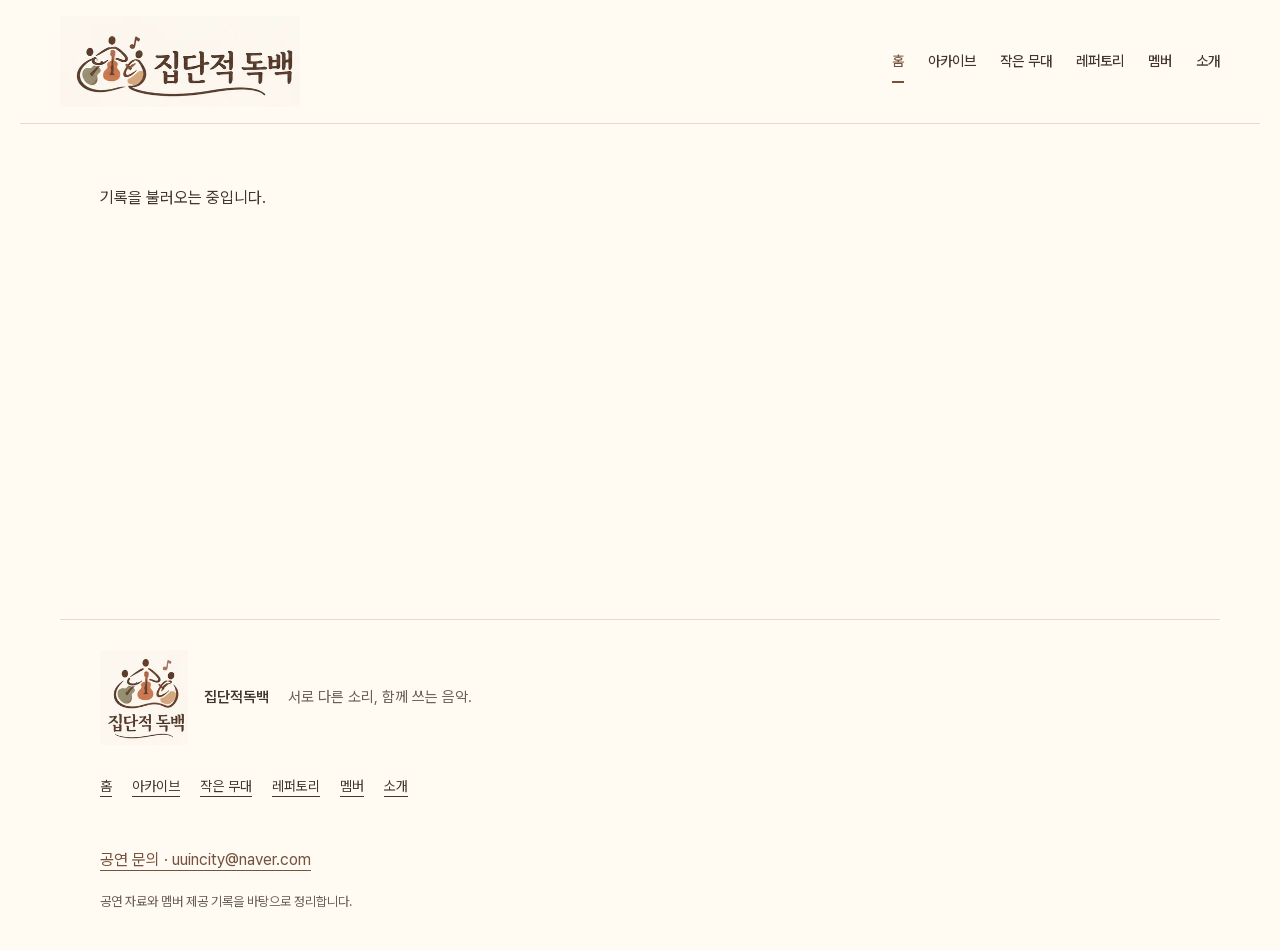
<file: index.html>
<!doctype html>
<html lang="ko"><head><meta charset="utf-8"><meta name="viewport" content="width=device-width, initial-scale=1">
<meta name="description" content="기타로 만나, 함께 웃고, 무대에서 만납니다. 익숙한 노래와 재즈, 영화음악을 함께 즐기는 집단적독백의 공연 소식과 기록.">
<meta property="og:type" content="website">
<meta property="og:title" content="집단적독백 · 기타로 만나, 함께 즐기는 음악">
<meta property="og:description" content="익숙한 노래와 재즈, 영화음악과 작은 소품곡. 집단적독백의 다음 무대와 지난 공연을 만나보세요.">
<meta property="og:url" content="https://uincity.github.io/dokbaek/">
<meta property="og:image" content="https://uincity.github.io/dokbaek/image/dokbaek_logo_horizontal.png">
<meta property="og:image:alt" content="집단적독백 로고">
<meta name="twitter:card" content="summary">
<meta name="twitter:title" content="집단적독백 · 함께 즐기는 기타 음악">
<meta name="twitter:description" content="집단적독백의 다음 무대와 지난 공연 기록.">
<meta name="twitter:image" content="https://uincity.github.io/dokbaek/image/dokbaek_logo_horizontal.png">
<meta name="referrer" content="strict-origin-when-cross-origin">
<meta http-equiv="Content-Security-Policy" content="default-src 'self'; script-src 'self'; style-src 'self'; font-src 'self'; img-src 'self' data:; connect-src 'self'; frame-src https://www.youtube-nocookie.com; object-src 'none'; base-uri 'self'">
<title>집단적독백 · 함께 즐기는 기타 음악과 공연 소식</title><link rel="stylesheet" href="assets/css/fonts.css"><link rel="stylesheet" href="assets/css/site.css?v=20261022-gallery-essay"><script type="module" src="assets/js/site.js?v=20261022-unit-history"></script></head>
<body data-page="index"><a class="skip" href="#main">본문으로 건너뛰기</a>
<header class="site-header"><a class="brand" href="index.html"><img class="brand-logo" src="image/dokbaek_logo_horizontal.png" width="715" height="270" alt="집단적독백" srcset="image/optimized/c98e3ac357d472f0-160.webp 160w, image/optimized/c98e3ac357d472f0-480.webp 480w, image/optimized/c98e3ac357d472f0-715.webp 715w" sizes="(max-width:350px) 160px, (max-width:760px) 174px, (max-width:767px) 195px, 240px" decoding="async"></a>
<button class="menu-toggle" aria-expanded="false" aria-controls="main-nav">메뉴</button>
<nav id="main-nav" aria-label="주 메뉴"><a href="index.html">홈</a><a href="archive.html">아카이브</a><a href="unit.html">작은 무대</a><a href="repertoire.html">레퍼토리</a><a href="members.html">멤버</a><a href="about.html">소개</a></nav></header>
<main id="main" tabindex="-1"><p class="loading" role="status">기록을 불러오는 중입니다.</p></main>
<noscript><p>이 아카이브를 보려면 JavaScript를 켜 주세요.</p></noscript>
<footer class="site-footer"><div class="footer-brand"><img class="footer-logo" src="image/dokbaek_logo_vertical.png" width="530" height="575" alt="" loading="lazy" srcset="image/optimized/7d8ec83e1ad6ce6c-160.webp 160w, image/optimized/7d8ec83e1ad6ce6c-480.webp 480w, image/optimized/7d8ec83e1ad6ce6c-530.webp 530w" sizes="(max-width:767px) 72px, 88px" decoding="async"><p><strong>집단적독백</strong> <span>서로 다른 소리, 함께 쓰는 음악.</span></p></div><nav class="footer-nav" aria-label="푸터 메뉴"><a href="index.html">홈</a><a href="archive.html">아카이브</a><a href="unit.html">작은 무대</a><a href="repertoire.html">레퍼토리</a><a href="members.html">멤버</a><a href="about.html">소개</a></nav><div id="footer-links"></div><small>공연 자료와 멤버 제공 기록을 바탕으로 정리합니다.</small></footer>
<dialog id="media-dialog" aria-labelledby="media-title"><div class="dialog-toolbar"><h2 id="media-title">공연 인쇄물</h2><button id="close-dialog" autofocus>닫기 ×</button></div><div id="media-content"></div></dialog>
</body></html>
</file>
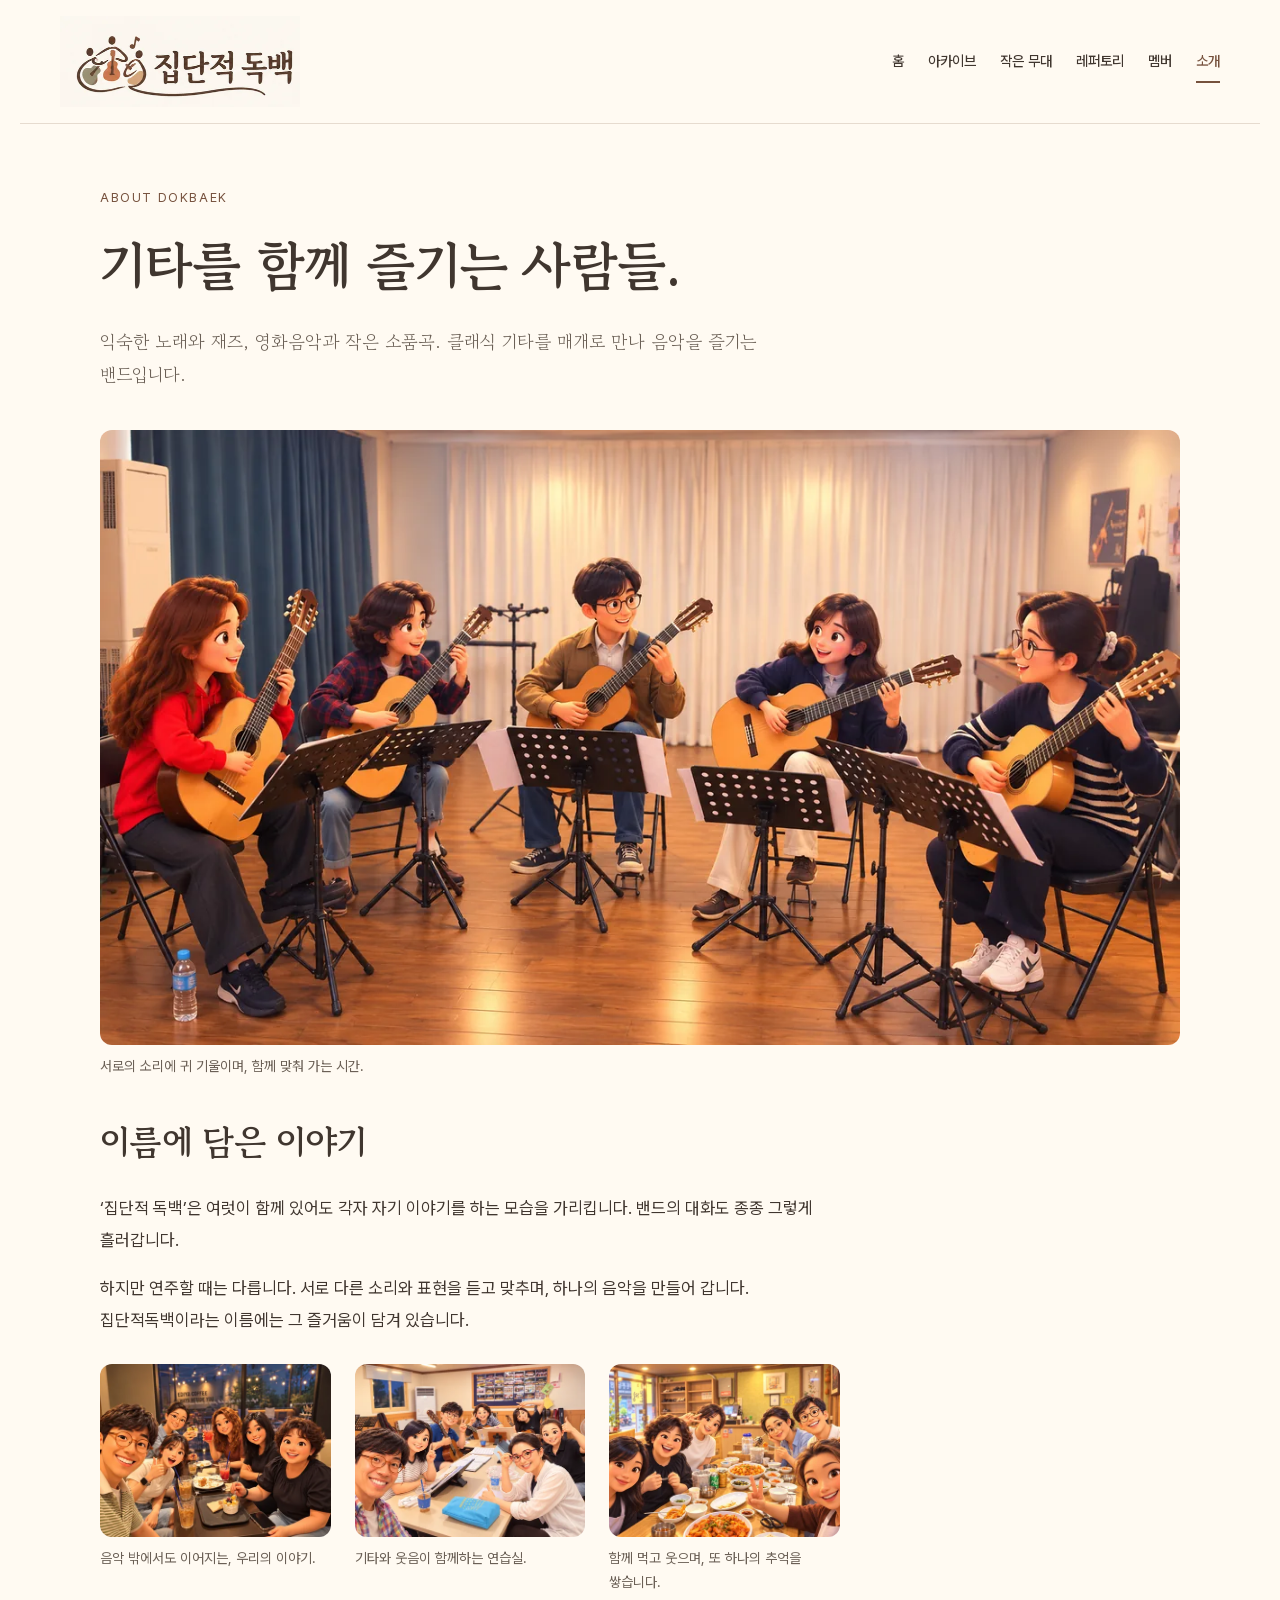
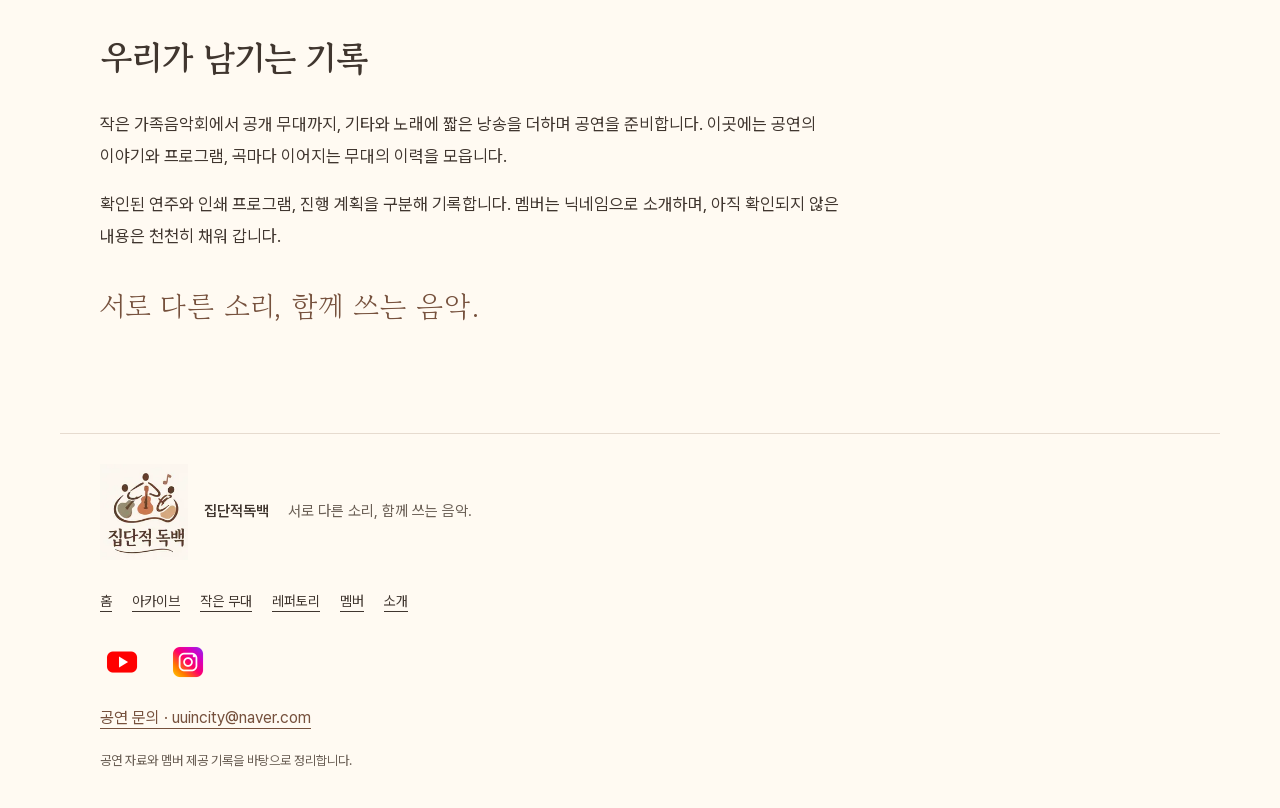
<file: about.html>
<!doctype html>
<html lang="ko"><head><meta charset="utf-8"><meta name="viewport" content="width=device-width, initial-scale=1">
<meta name="description" content="클래식 기타 밴드 집단적독백의 공연과 레퍼토리 기록">
<meta name="referrer" content="strict-origin-when-cross-origin">
<meta http-equiv="Content-Security-Policy" content="default-src 'self'; script-src 'self'; style-src 'self'; font-src 'self'; img-src 'self' data:; connect-src 'self'; frame-src https://www.youtube-nocookie.com; object-src 'none'; base-uri 'self'">
<title>소개 · 집단적독백</title><link rel="stylesheet" href="assets/css/fonts.css"><link rel="stylesheet" href="assets/css/site.css?v=20261022-gallery-essay"><script type="module" src="assets/js/site.js?v=20261022-unit-history"></script></head>
<body data-page="about"><a class="skip" href="#main">본문으로 건너뛰기</a>
<header class="site-header"><a class="brand" href="index.html"><img class="brand-logo" src="image/dokbaek_logo_horizontal.png" width="715" height="270" alt="집단적독백" srcset="image/optimized/c98e3ac357d472f0-160.webp 160w, image/optimized/c98e3ac357d472f0-480.webp 480w, image/optimized/c98e3ac357d472f0-715.webp 715w" sizes="(max-width:350px) 160px, (max-width:760px) 174px, (max-width:767px) 195px, 240px" decoding="async"></a>
<button class="menu-toggle" aria-expanded="false" aria-controls="main-nav">메뉴</button>
<nav id="main-nav" aria-label="주 메뉴"><a href="index.html">홈</a><a href="archive.html">아카이브</a><a href="unit.html">작은 무대</a><a href="repertoire.html">레퍼토리</a><a href="members.html">멤버</a><a href="about.html">소개</a></nav></header>
<main id="main" tabindex="-1"><p class="loading" role="status">기록을 불러오는 중입니다.</p></main>
<noscript><p>이 아카이브를 보려면 JavaScript를 켜 주세요.</p></noscript>
<footer class="site-footer"><div class="footer-brand"><img class="footer-logo" src="image/dokbaek_logo_vertical.png" width="530" height="575" alt="" loading="lazy" srcset="image/optimized/7d8ec83e1ad6ce6c-160.webp 160w, image/optimized/7d8ec83e1ad6ce6c-480.webp 480w, image/optimized/7d8ec83e1ad6ce6c-530.webp 530w" sizes="(max-width:767px) 72px, 88px" decoding="async"><p><strong>집단적독백</strong> <span>서로 다른 소리, 함께 쓰는 음악.</span></p></div><nav class="footer-nav" aria-label="푸터 메뉴"><a href="index.html">홈</a><a href="archive.html">아카이브</a><a href="unit.html">작은 무대</a><a href="repertoire.html">레퍼토리</a><a href="members.html">멤버</a><a href="about.html">소개</a></nav><div id="footer-links"></div><small>공연 자료와 멤버 제공 기록을 바탕으로 정리합니다.</small></footer>
<dialog id="media-dialog" aria-labelledby="media-title"><div class="dialog-toolbar"><h2 id="media-title">공연 인쇄물</h2><button id="close-dialog" autofocus>닫기 ×</button></div><div id="media-content"></div></dialog>
</body></html>
</file>
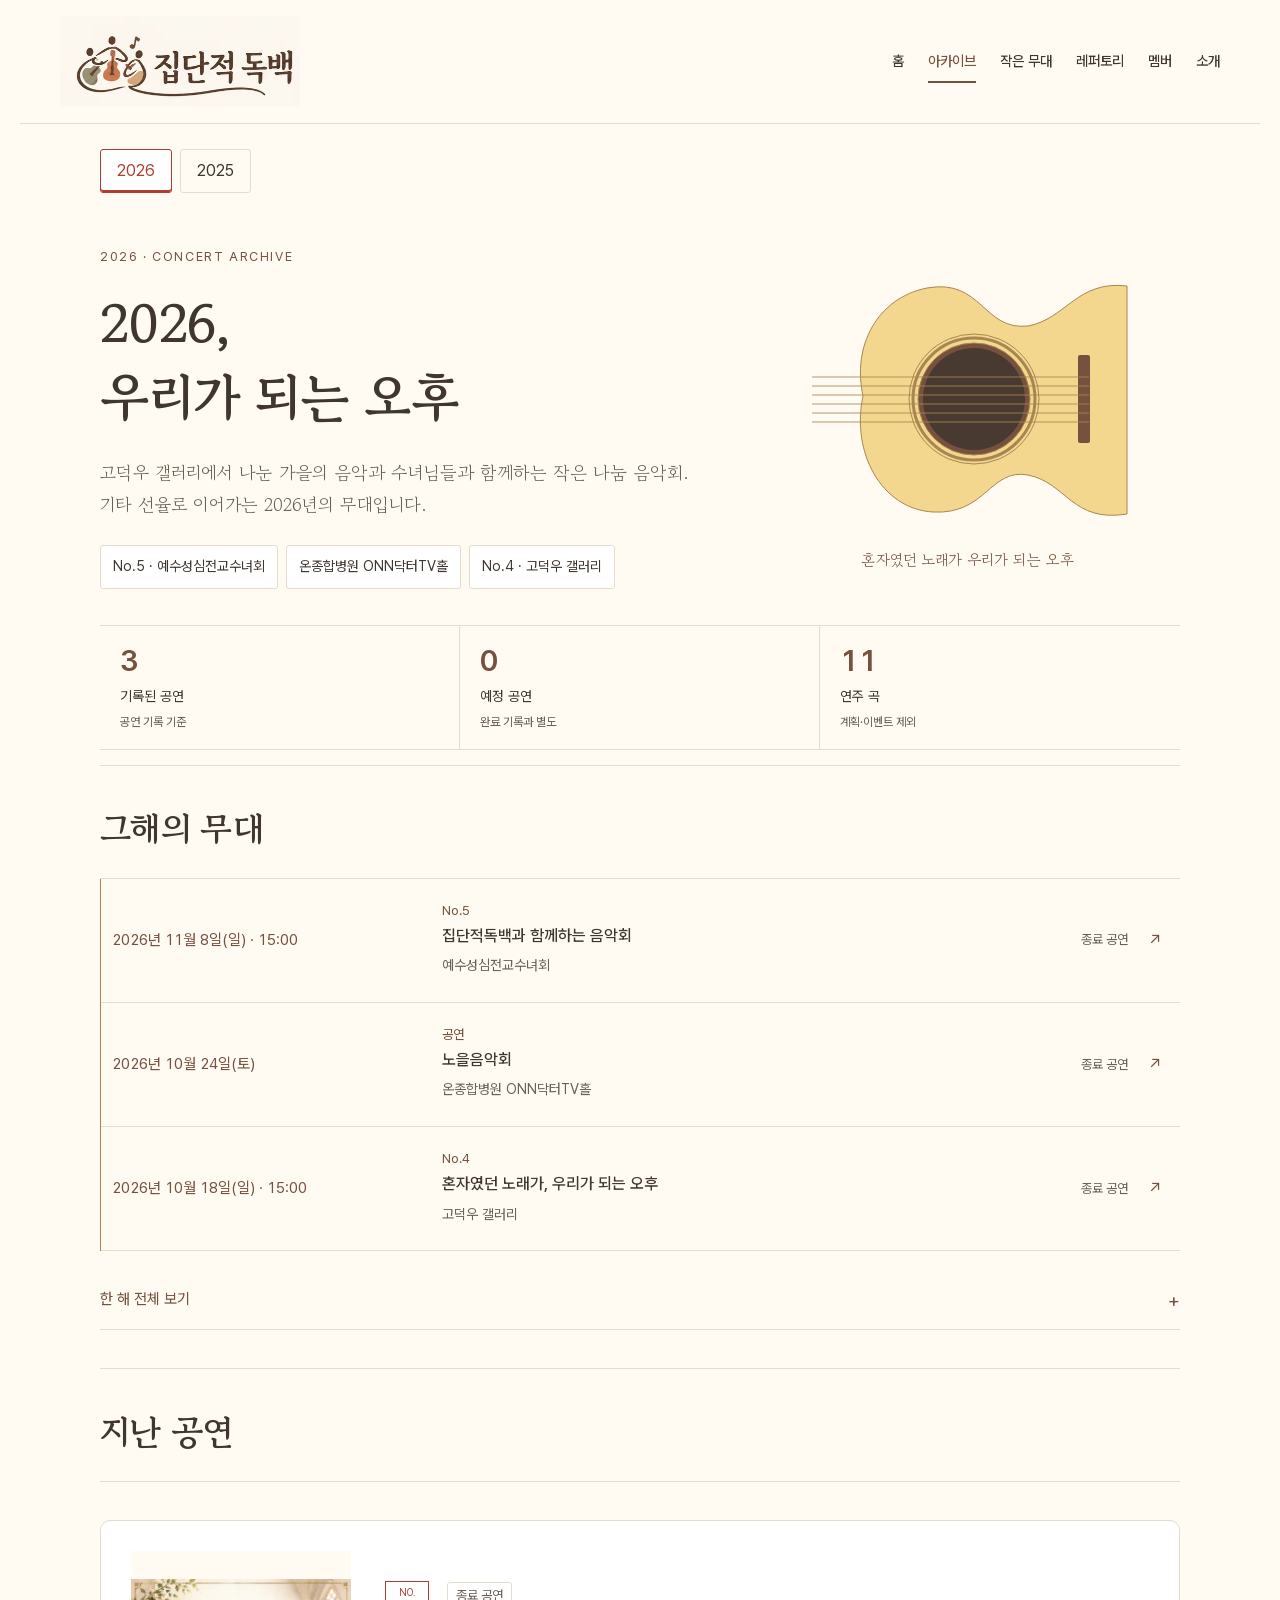
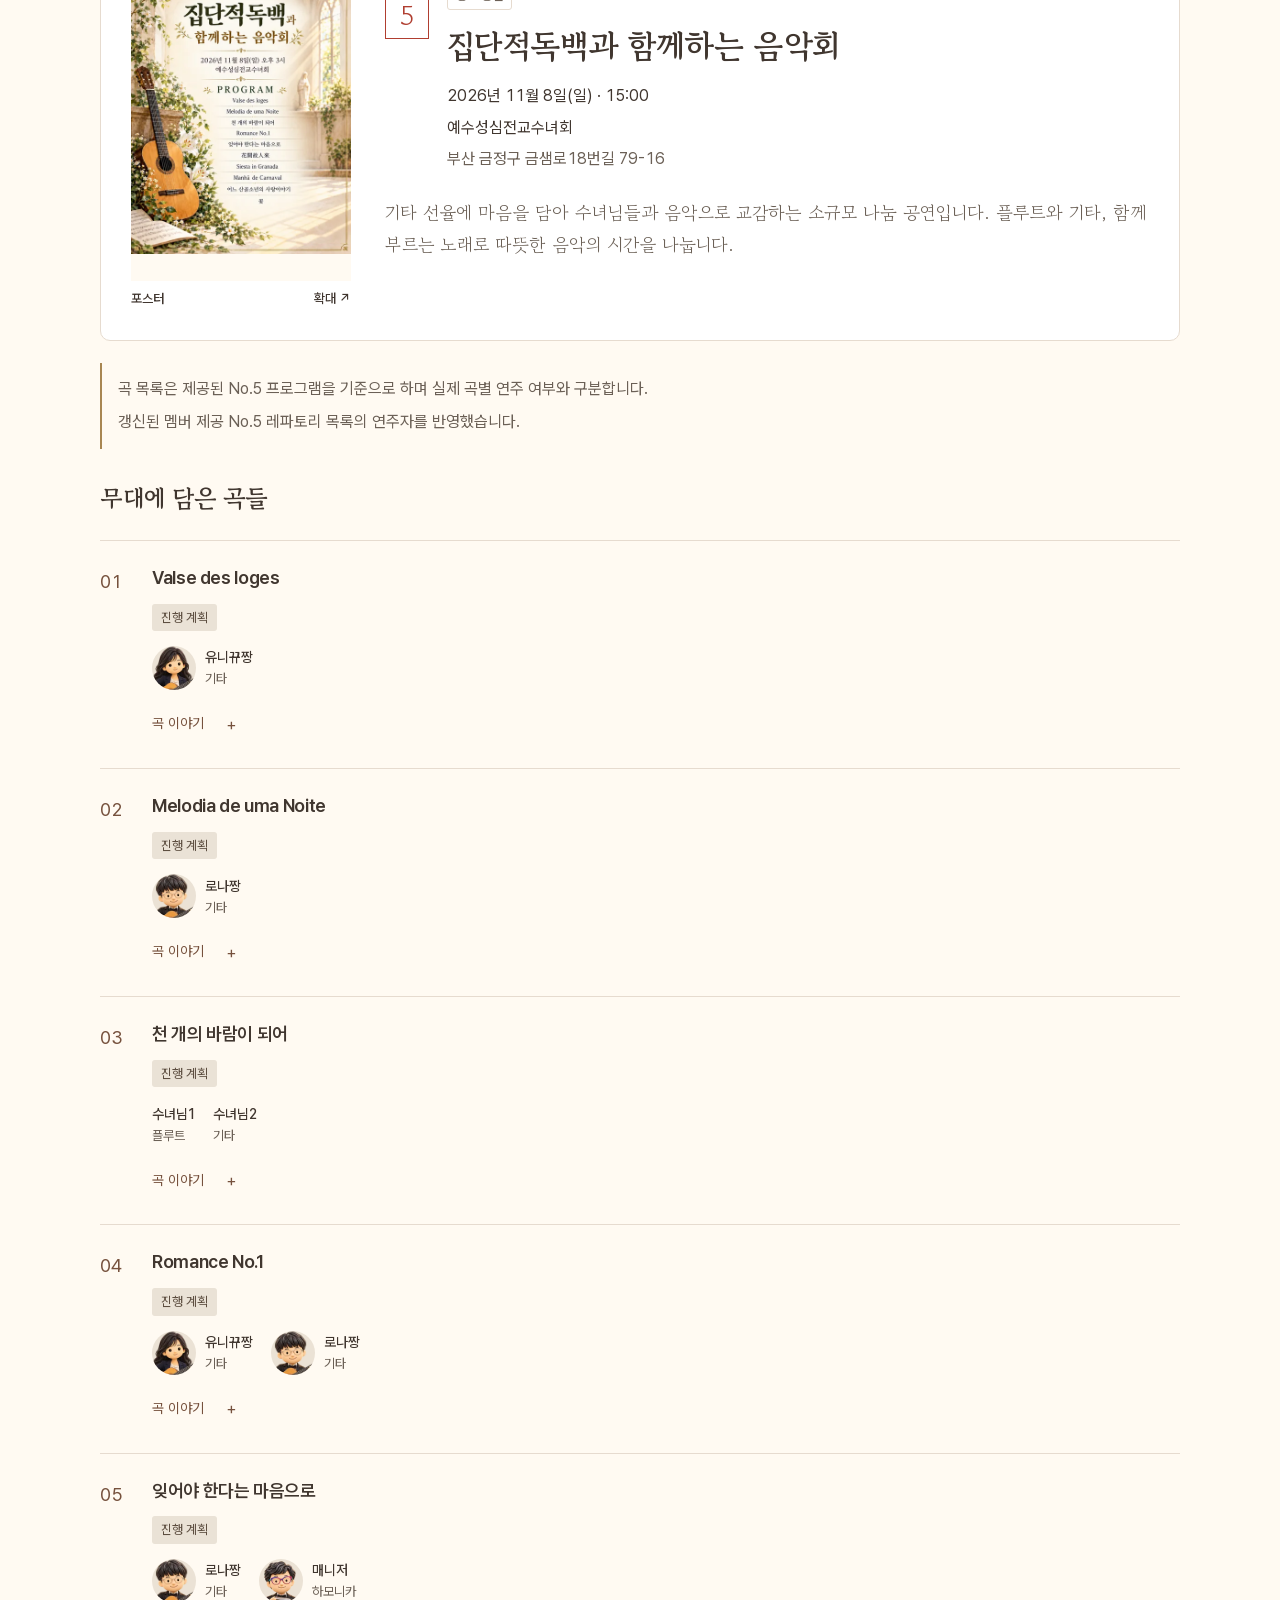
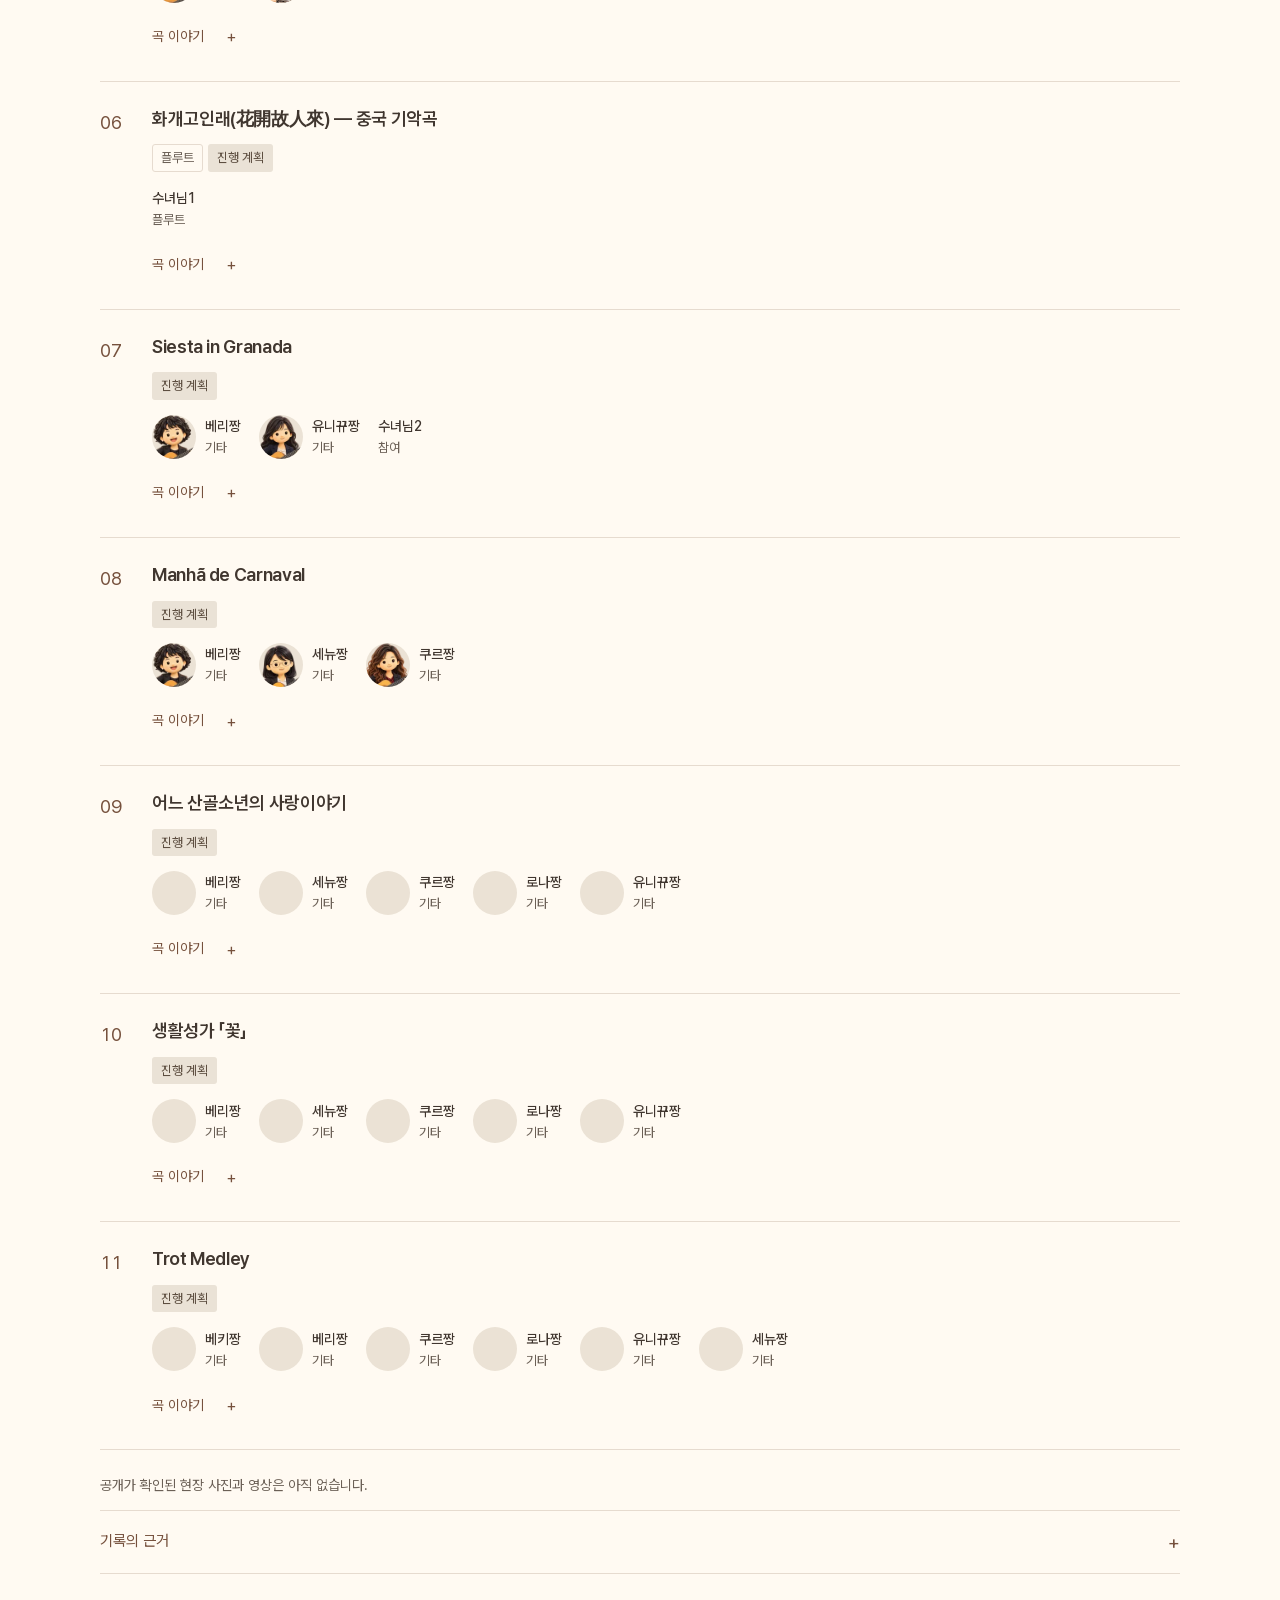
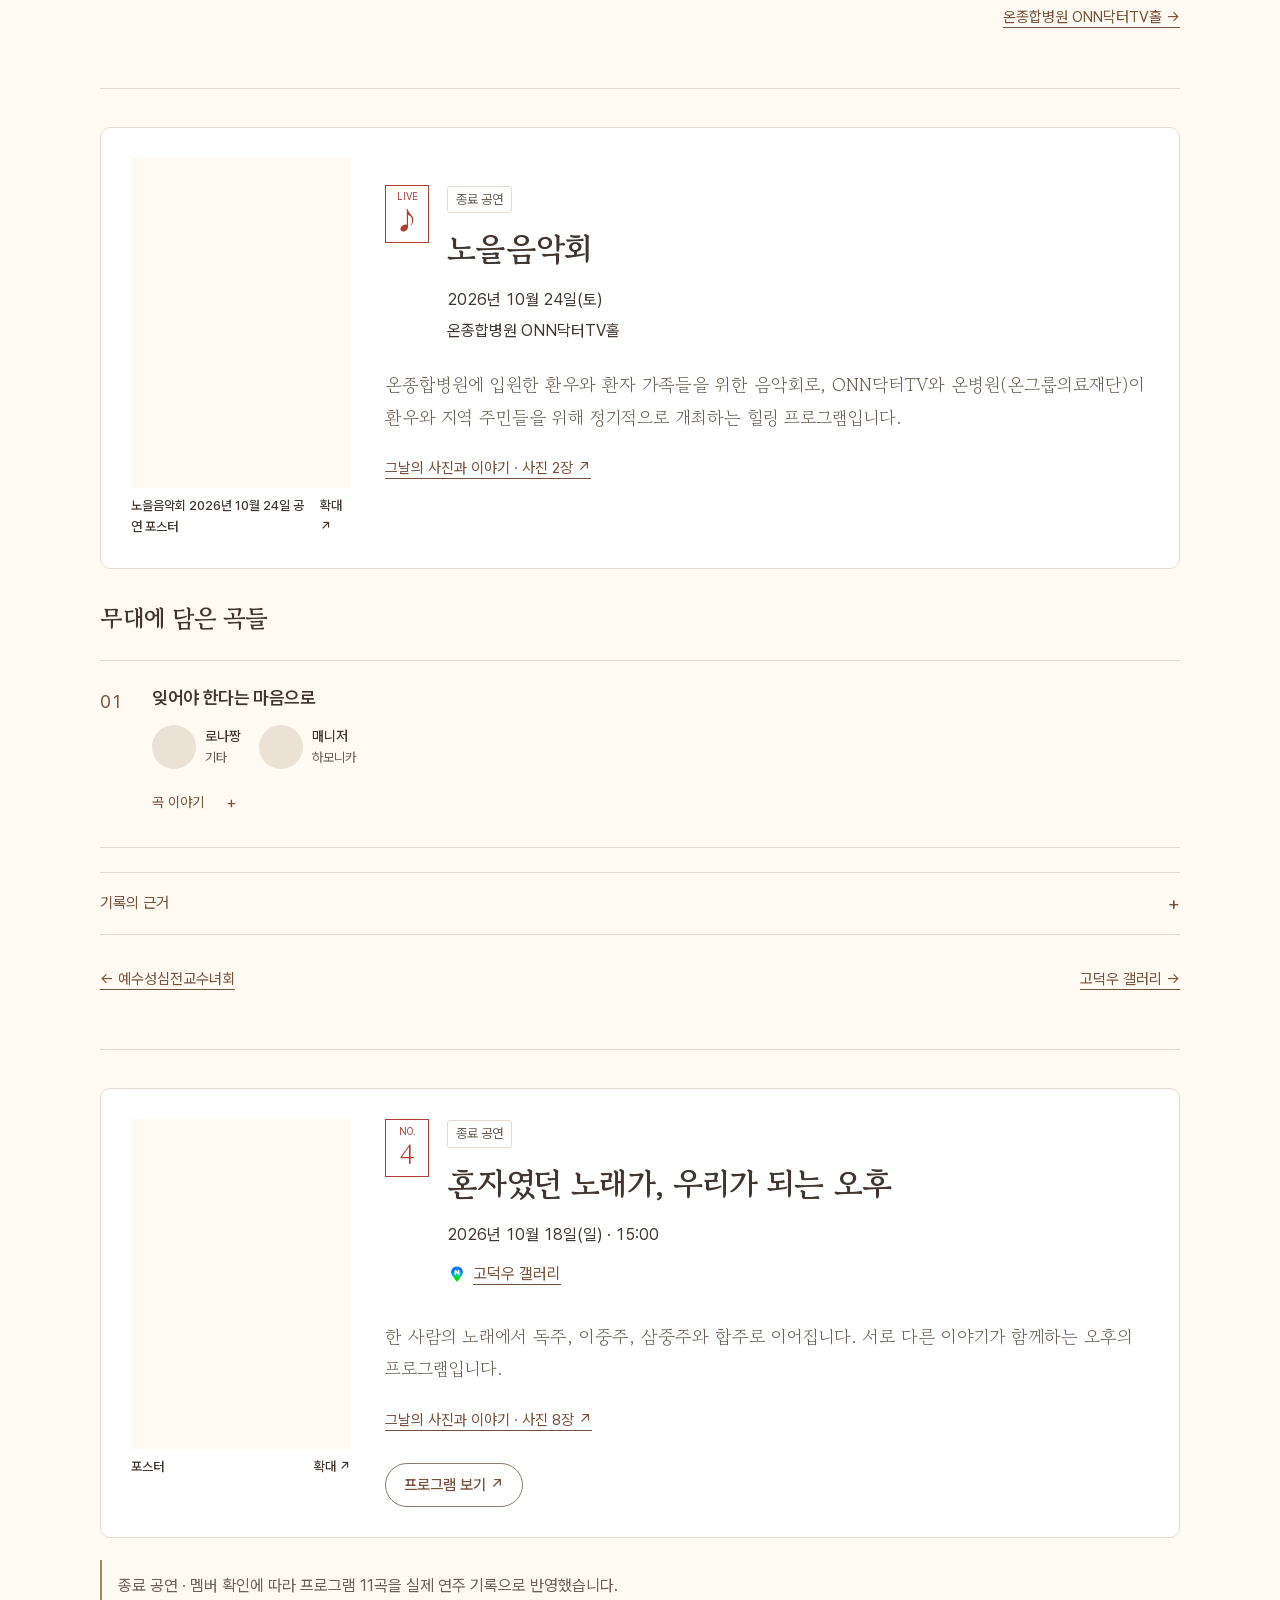
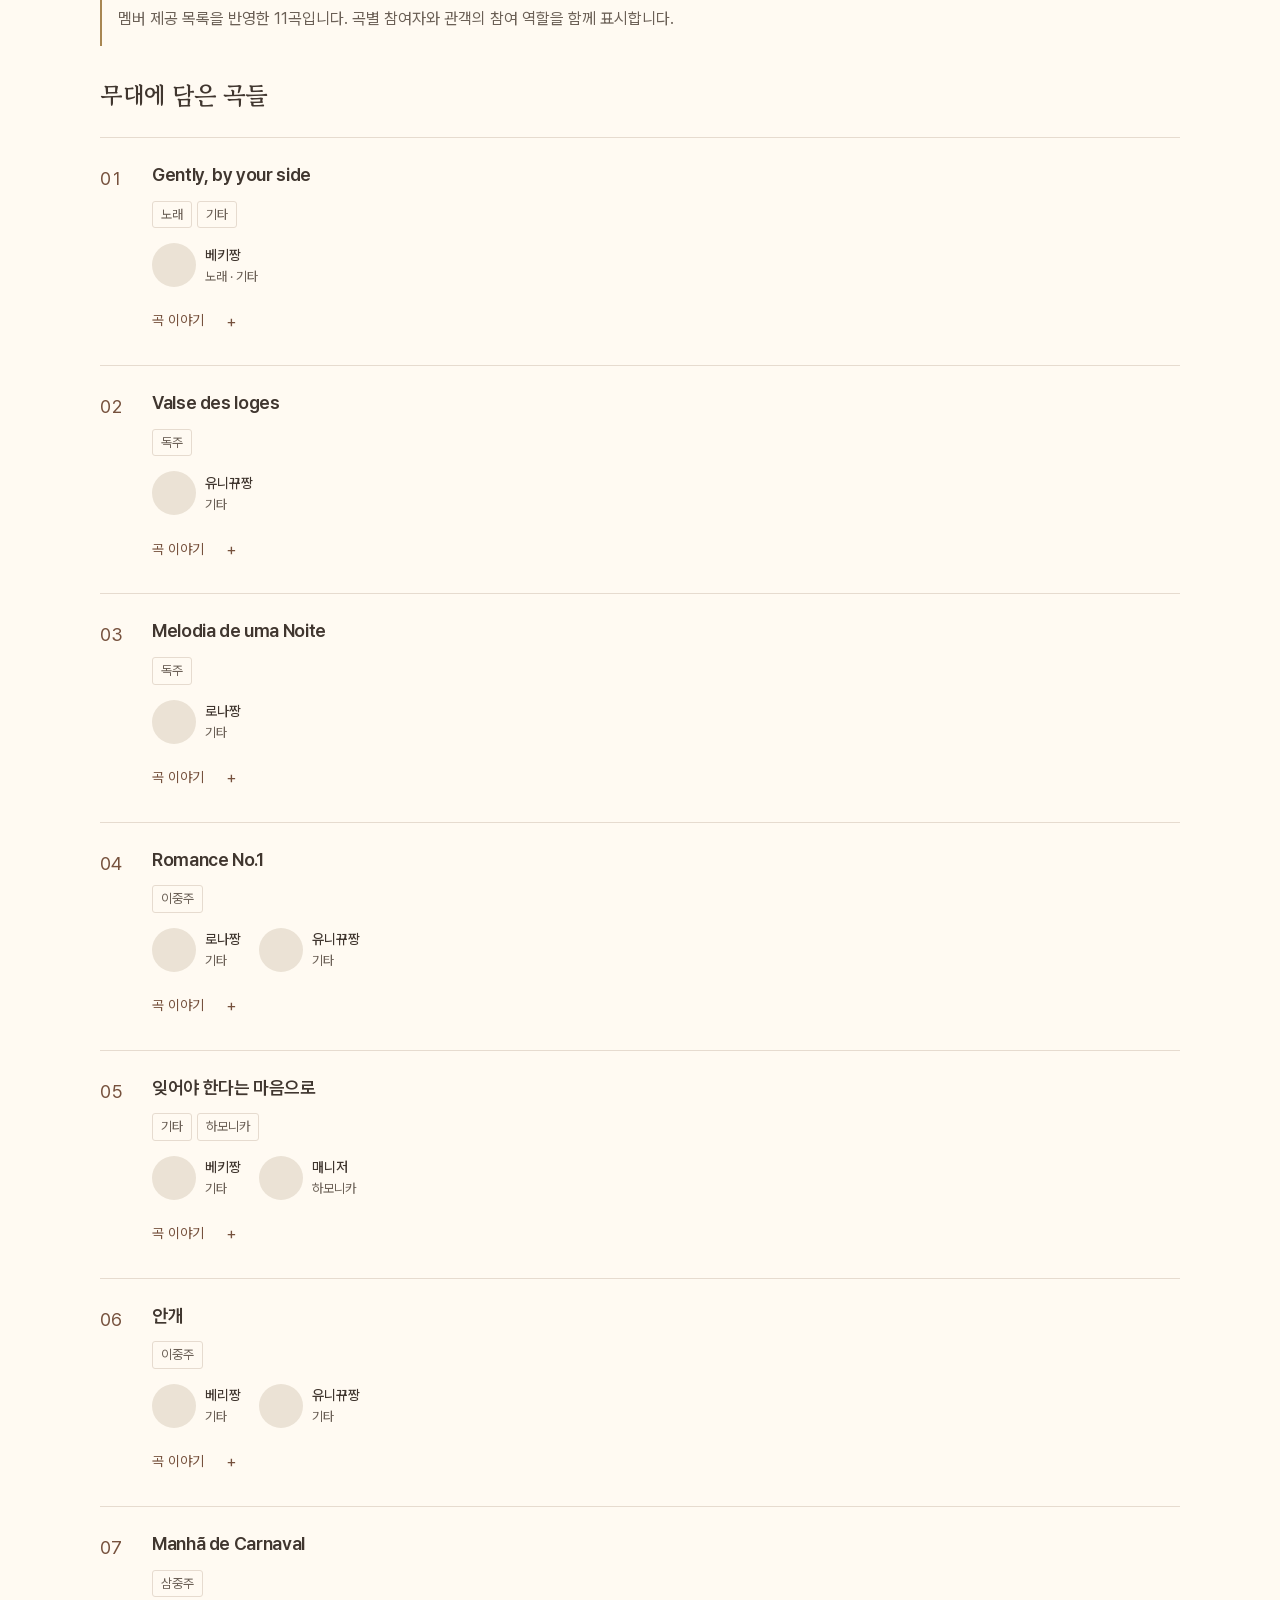
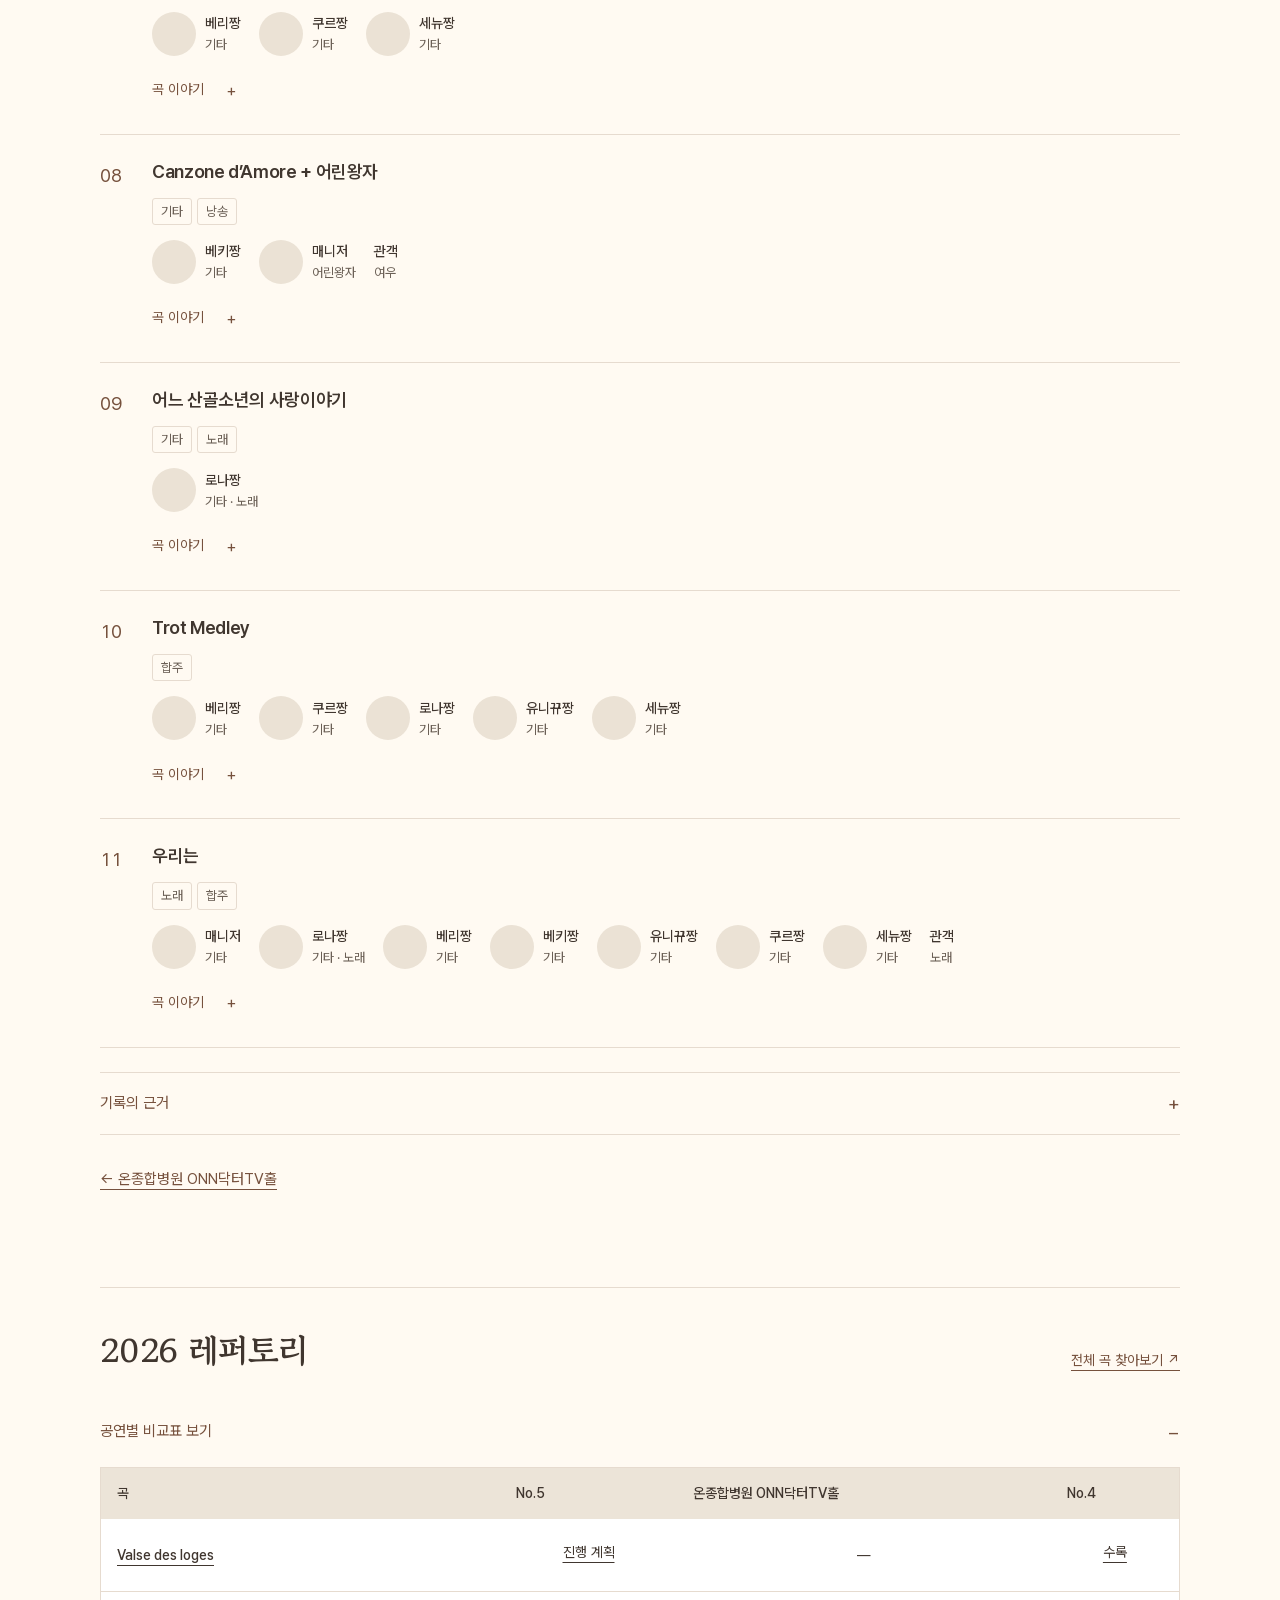
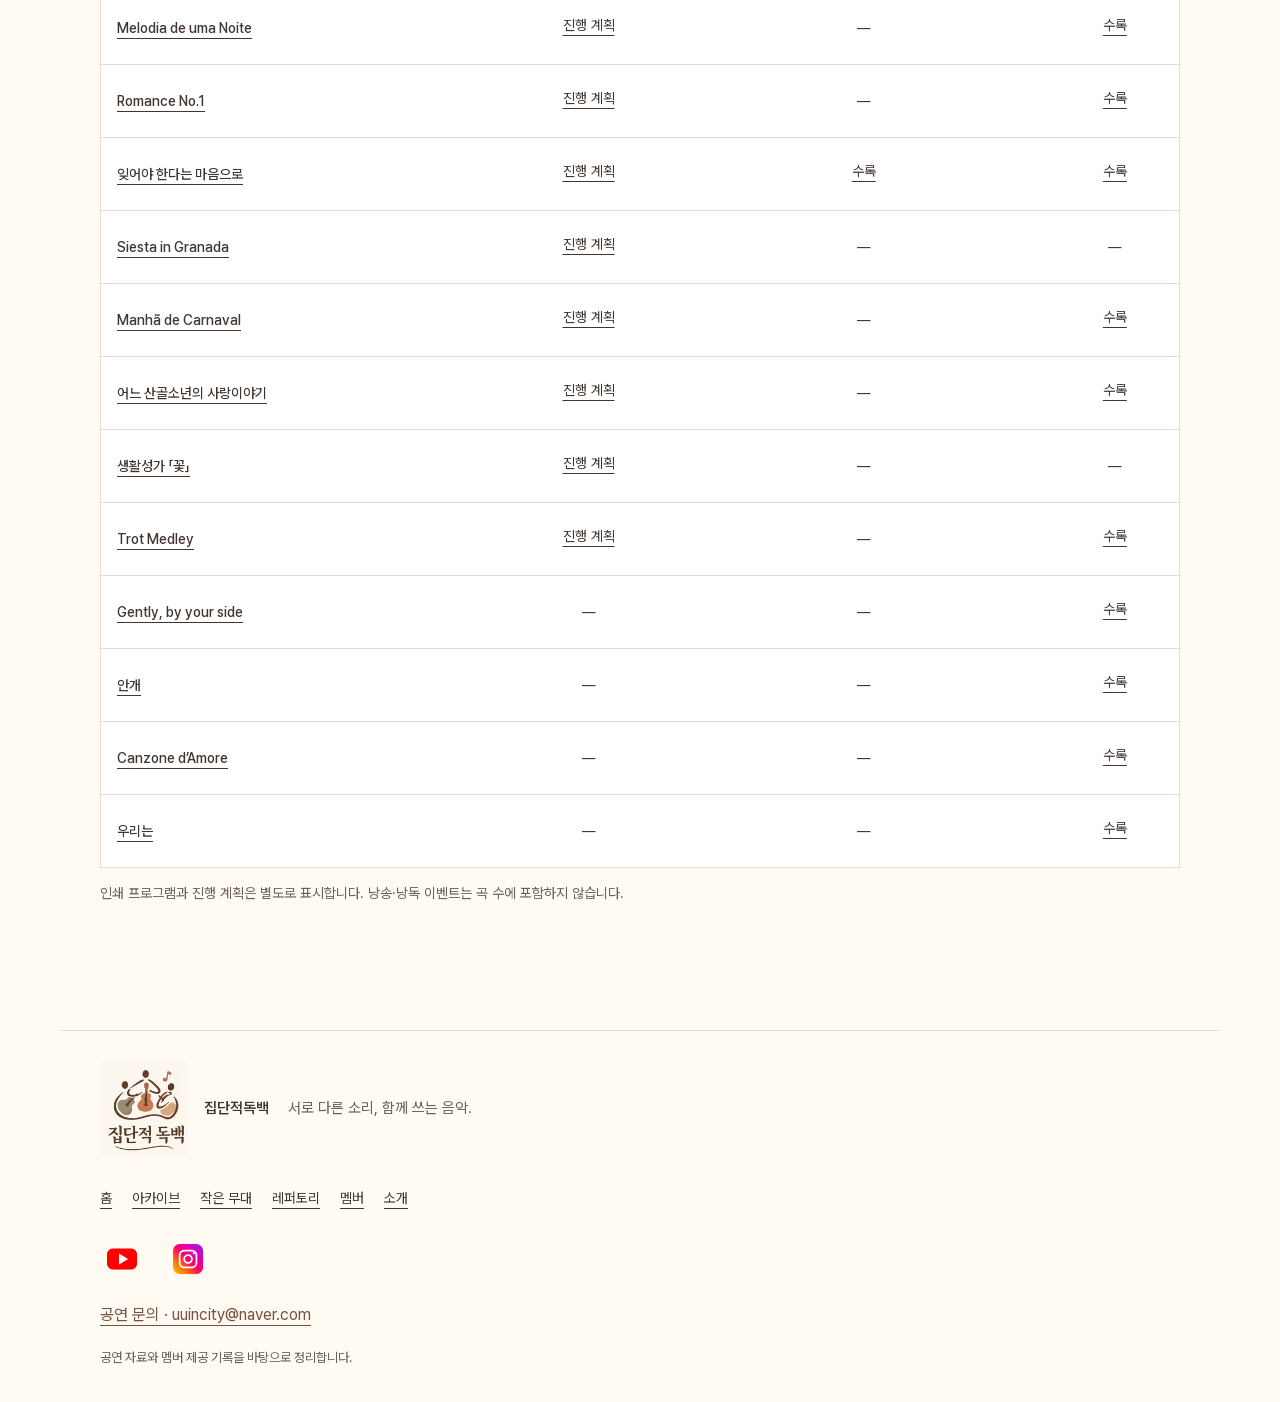
<file: archive.html>
<!doctype html>
<html lang="ko"><head><meta charset="utf-8"><meta name="viewport" content="width=device-width, initial-scale=1">
<meta name="description" content="클래식 기타 밴드 집단적독백의 공연과 레퍼토리 기록">
<meta name="referrer" content="strict-origin-when-cross-origin">
<meta http-equiv="Content-Security-Policy" content="default-src 'self'; script-src 'self'; style-src 'self'; font-src 'self'; img-src 'self' data:; connect-src 'self'; frame-src https://www.youtube-nocookie.com; object-src 'none'; base-uri 'self'">
<title>연도별 아카이브 · 집단적독백</title><link rel="stylesheet" href="assets/css/fonts.css"><link rel="stylesheet" href="assets/css/site.css?v=20261022-gallery-essay"><script type="module" src="assets/js/site.js?v=20261022-unit-history"></script></head>
<body data-page="archive"><a class="skip" href="#main">본문으로 건너뛰기</a>
<header class="site-header"><a class="brand" href="index.html"><img class="brand-logo" src="image/dokbaek_logo_horizontal.png" width="715" height="270" alt="집단적독백" srcset="image/optimized/c98e3ac357d472f0-160.webp 160w, image/optimized/c98e3ac357d472f0-480.webp 480w, image/optimized/c98e3ac357d472f0-715.webp 715w" sizes="(max-width:350px) 160px, (max-width:760px) 174px, (max-width:767px) 195px, 240px" decoding="async"></a>
<button class="menu-toggle" aria-expanded="false" aria-controls="main-nav">메뉴</button>
<nav id="main-nav" aria-label="주 메뉴"><a href="index.html">홈</a><a href="archive.html">아카이브</a><a href="unit.html">작은 무대</a><a href="repertoire.html">레퍼토리</a><a href="members.html">멤버</a><a href="about.html">소개</a></nav></header>
<main id="main" tabindex="-1"><p class="loading" role="status">기록을 불러오는 중입니다.</p></main>
<noscript><p>이 아카이브를 보려면 JavaScript를 켜 주세요.</p></noscript>
<footer class="site-footer"><div class="footer-brand"><img class="footer-logo" src="image/dokbaek_logo_vertical.png" width="530" height="575" alt="" loading="lazy" srcset="image/optimized/7d8ec83e1ad6ce6c-160.webp 160w, image/optimized/7d8ec83e1ad6ce6c-480.webp 480w, image/optimized/7d8ec83e1ad6ce6c-530.webp 530w" sizes="(max-width:767px) 72px, 88px" decoding="async"><p><strong>집단적독백</strong> <span>서로 다른 소리, 함께 쓰는 음악.</span></p></div><nav class="footer-nav" aria-label="푸터 메뉴"><a href="index.html">홈</a><a href="archive.html">아카이브</a><a href="unit.html">작은 무대</a><a href="repertoire.html">레퍼토리</a><a href="members.html">멤버</a><a href="about.html">소개</a></nav><div id="footer-links"></div><small>공연 자료와 멤버 제공 기록을 바탕으로 정리합니다.</small></footer>
<dialog id="media-dialog" aria-labelledby="media-title"><div class="dialog-toolbar"><h2 id="media-title">공연 인쇄물</h2><button id="close-dialog" autofocus>닫기 ×</button></div><div id="media-content"></div></dialog>
</body></html>
</file>
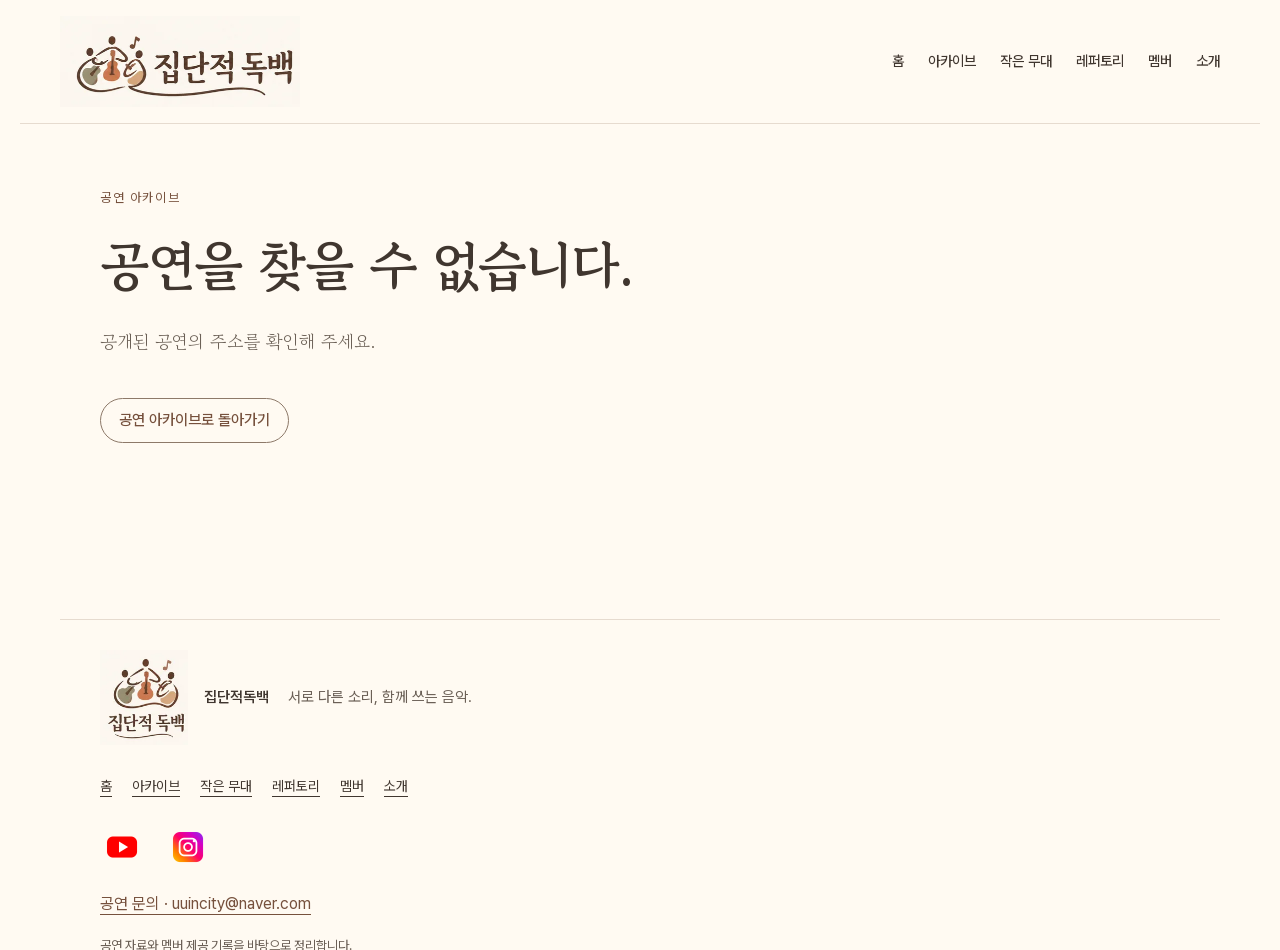
<file: concert.html>
<!doctype html>
<html lang="ko"><head><meta charset="utf-8"><meta name="viewport" content="width=device-width, initial-scale=1">
<meta name="description" content="클래식 기타 밴드 집단적독백의 공연과 레퍼토리 기록">
<meta name="referrer" content="strict-origin-when-cross-origin">
<meta http-equiv="Content-Security-Policy" content="default-src 'self'; script-src 'self'; style-src 'self'; font-src 'self'; img-src 'self' data:; connect-src 'self'; frame-src https://www.youtube-nocookie.com; object-src 'none'; base-uri 'self'">
<title>연도별 아카이브 · 집단적독백</title><link rel="stylesheet" href="assets/css/fonts.css"><link rel="stylesheet" href="assets/css/site.css?v=20261022-gallery-essay"><script type="module" src="assets/js/site.js?v=20261022-unit-history"></script></head>
<body data-page="concert"><a class="skip" href="#main">본문으로 건너뛰기</a>
<header class="site-header"><a class="brand" href="index.html"><img class="brand-logo" src="image/dokbaek_logo_horizontal.png" width="715" height="270" alt="집단적독백" srcset="image/optimized/c98e3ac357d472f0-160.webp 160w, image/optimized/c98e3ac357d472f0-480.webp 480w, image/optimized/c98e3ac357d472f0-715.webp 715w" sizes="(max-width:350px) 160px, (max-width:760px) 174px, (max-width:767px) 195px, 240px" decoding="async"></a>
<button class="menu-toggle" aria-expanded="false" aria-controls="main-nav">메뉴</button>
<nav id="main-nav" aria-label="주 메뉴"><a href="index.html">홈</a><a href="archive.html">아카이브</a><a href="unit.html">작은 무대</a><a href="repertoire.html">레퍼토리</a><a href="members.html">멤버</a><a href="about.html">소개</a></nav></header>
<main id="main" tabindex="-1"><p class="loading" role="status">기록을 불러오는 중입니다.</p></main>
<noscript><p>이 아카이브를 보려면 JavaScript를 켜 주세요.</p></noscript>
<footer class="site-footer"><div class="footer-brand"><img class="footer-logo" src="image/dokbaek_logo_vertical.png" width="530" height="575" alt="" loading="lazy" srcset="image/optimized/7d8ec83e1ad6ce6c-160.webp 160w, image/optimized/7d8ec83e1ad6ce6c-480.webp 480w, image/optimized/7d8ec83e1ad6ce6c-530.webp 530w" sizes="(max-width:767px) 72px, 88px" decoding="async"><p><strong>집단적독백</strong> <span>서로 다른 소리, 함께 쓰는 음악.</span></p></div><nav class="footer-nav" aria-label="푸터 메뉴"><a href="index.html">홈</a><a href="archive.html">아카이브</a><a href="unit.html">작은 무대</a><a href="repertoire.html">레퍼토리</a><a href="members.html">멤버</a><a href="about.html">소개</a></nav><div id="footer-links"></div><small>공연 자료와 멤버 제공 기록을 바탕으로 정리합니다.</small></footer>
<dialog id="media-dialog" aria-labelledby="media-title"><div class="dialog-toolbar"><h2 id="media-title">공연 인쇄물</h2><button id="close-dialog" autofocus>닫기 ×</button></div><div id="media-content"></div></dialog>
</body></html>
</file>
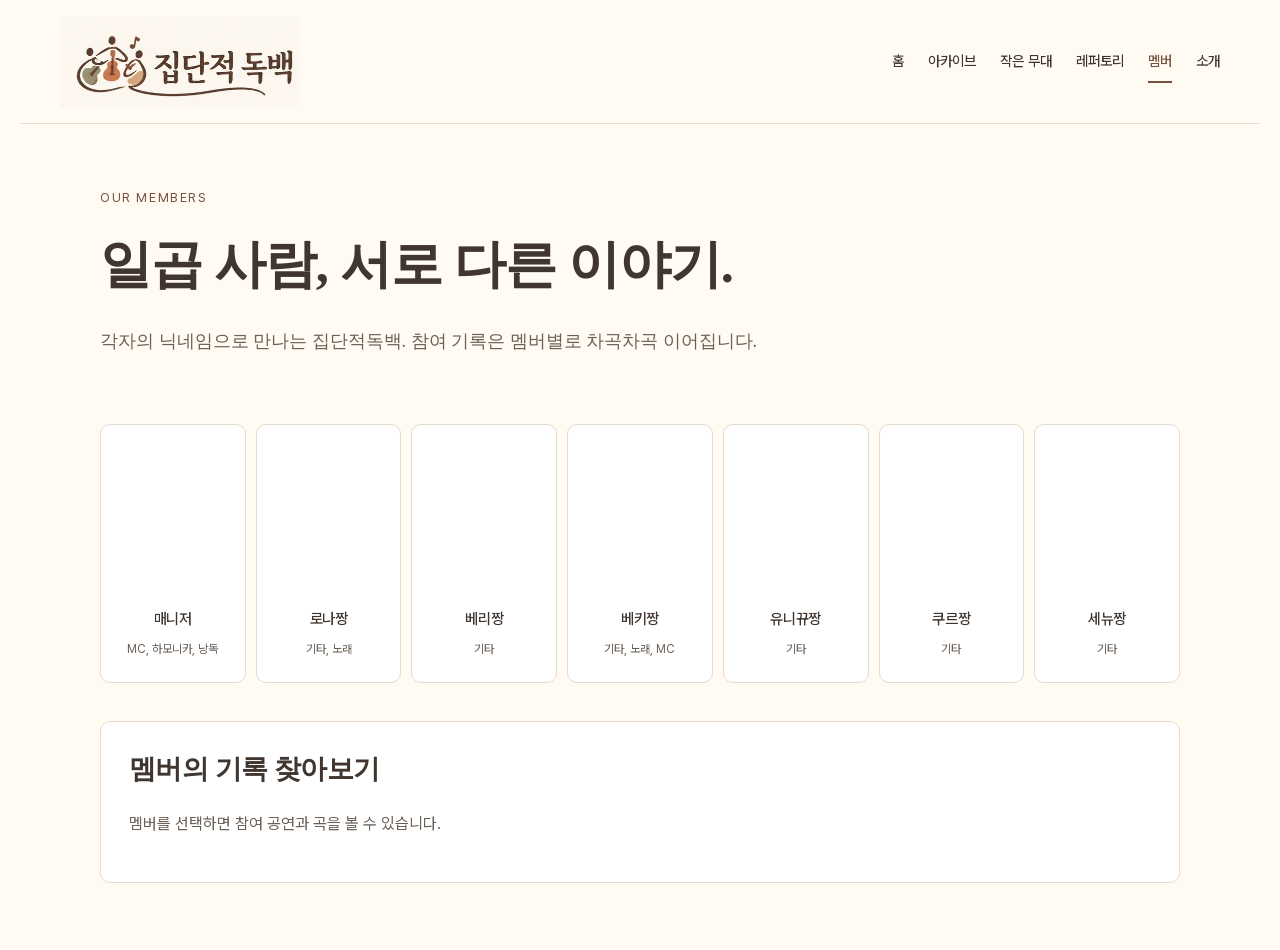
<file: members.html>
<!doctype html>
<html lang="ko"><head><meta charset="utf-8"><meta name="viewport" content="width=device-width, initial-scale=1">
<meta name="description" content="클래식 기타 밴드 집단적독백의 공연과 레퍼토리 기록">
<meta name="referrer" content="strict-origin-when-cross-origin">
<meta http-equiv="Content-Security-Policy" content="default-src 'self'; script-src 'self'; style-src 'self'; font-src 'self'; img-src 'self' data:; connect-src 'self'; frame-src https://www.youtube-nocookie.com; object-src 'none'; base-uri 'self'">
<title>멤버 · 집단적독백</title><link rel="stylesheet" href="assets/css/fonts.css"><link rel="stylesheet" href="assets/css/site.css?v=20261022-gallery-essay"><script type="module" src="assets/js/site.js?v=20261022-unit-history"></script></head>
<body data-page="members"><a class="skip" href="#main">본문으로 건너뛰기</a>
<header class="site-header"><a class="brand" href="index.html"><img class="brand-logo" src="image/dokbaek_logo_horizontal.png" width="715" height="270" alt="집단적독백" srcset="image/optimized/c98e3ac357d472f0-160.webp 160w, image/optimized/c98e3ac357d472f0-480.webp 480w, image/optimized/c98e3ac357d472f0-715.webp 715w" sizes="(max-width:350px) 160px, (max-width:760px) 174px, (max-width:767px) 195px, 240px" decoding="async"></a>
<button class="menu-toggle" aria-expanded="false" aria-controls="main-nav">메뉴</button>
<nav id="main-nav" aria-label="주 메뉴"><a href="index.html">홈</a><a href="archive.html">아카이브</a><a href="unit.html">작은 무대</a><a href="repertoire.html">레퍼토리</a><a href="members.html">멤버</a><a href="about.html">소개</a></nav></header>
<main id="main" tabindex="-1"><p class="loading" role="status">기록을 불러오는 중입니다.</p></main>
<noscript><p>이 아카이브를 보려면 JavaScript를 켜 주세요.</p></noscript>
<footer class="site-footer"><div class="footer-brand"><img class="footer-logo" src="image/dokbaek_logo_vertical.png" width="530" height="575" alt="" loading="lazy" srcset="image/optimized/7d8ec83e1ad6ce6c-160.webp 160w, image/optimized/7d8ec83e1ad6ce6c-480.webp 480w, image/optimized/7d8ec83e1ad6ce6c-530.webp 530w" sizes="(max-width:767px) 72px, 88px" decoding="async"><p><strong>집단적독백</strong> <span>서로 다른 소리, 함께 쓰는 음악.</span></p></div><nav class="footer-nav" aria-label="푸터 메뉴"><a href="index.html">홈</a><a href="archive.html">아카이브</a><a href="unit.html">작은 무대</a><a href="repertoire.html">레퍼토리</a><a href="members.html">멤버</a><a href="about.html">소개</a></nav><div id="footer-links"></div><small>공연 자료와 멤버 제공 기록을 바탕으로 정리합니다.</small></footer>
<dialog id="media-dialog" aria-labelledby="media-title"><div class="dialog-toolbar"><h2 id="media-title">공연 인쇄물</h2><button id="close-dialog" autofocus>닫기 ×</button></div><div id="media-content"></div></dialog>
</body></html>
</file>
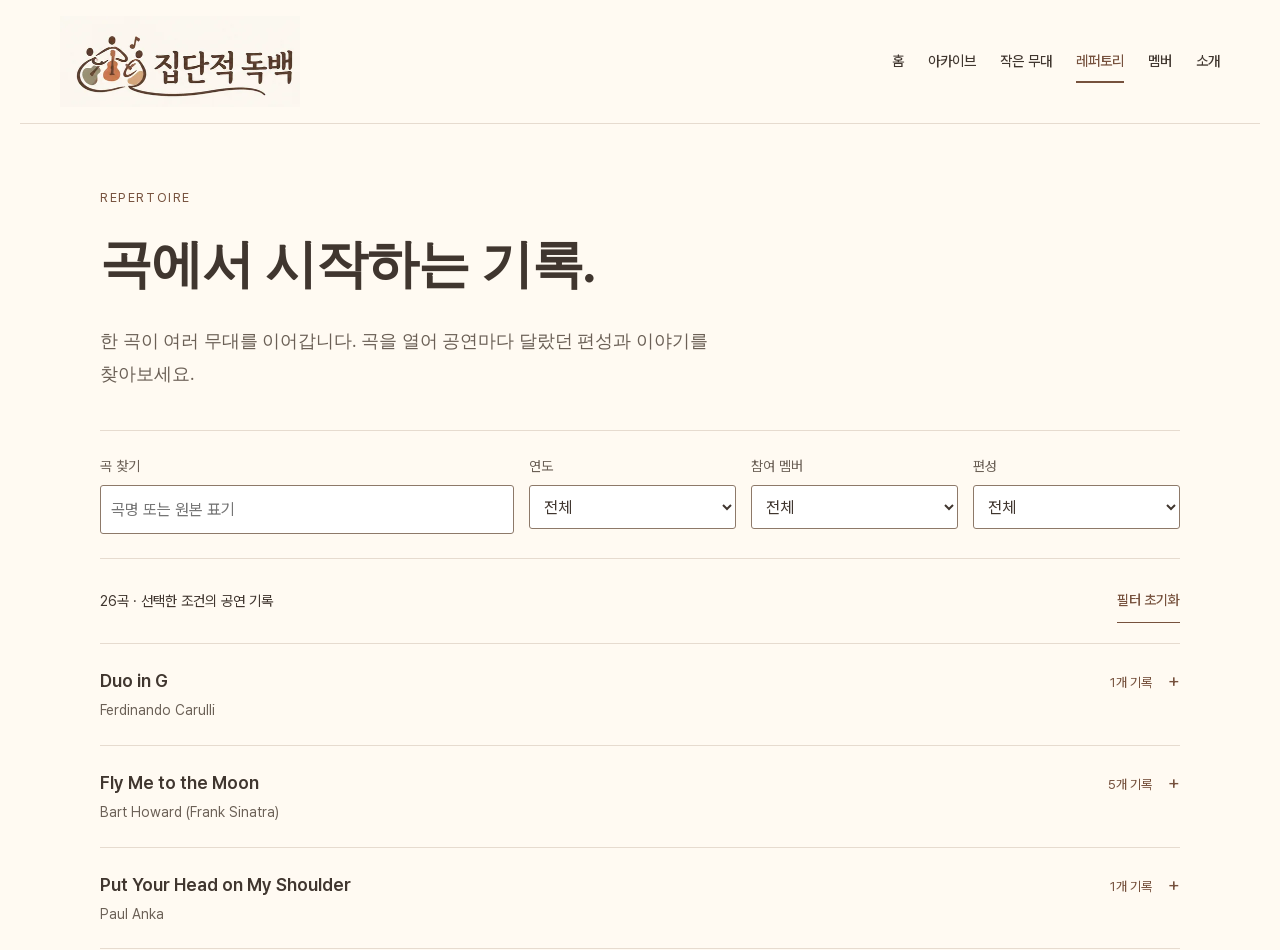
<file: repertoire.html>
<!doctype html>
<html lang="ko"><head><meta charset="utf-8"><meta name="viewport" content="width=device-width, initial-scale=1">
<meta name="description" content="클래식 기타 밴드 집단적독백의 공연과 레퍼토리 기록">
<meta name="referrer" content="strict-origin-when-cross-origin">
<meta http-equiv="Content-Security-Policy" content="default-src 'self'; script-src 'self'; style-src 'self'; font-src 'self'; img-src 'self' data:; connect-src 'self'; frame-src https://www.youtube-nocookie.com; object-src 'none'; base-uri 'self'">
<title>레퍼토리 · 집단적독백</title><link rel="stylesheet" href="assets/css/fonts.css"><link rel="stylesheet" href="assets/css/site.css?v=20261022-gallery-essay"><script type="module" src="assets/js/site.js?v=20261022-unit-history"></script></head>
<body data-page="repertoire"><a class="skip" href="#main">본문으로 건너뛰기</a>
<header class="site-header"><a class="brand" href="index.html"><img class="brand-logo" src="image/dokbaek_logo_horizontal.png" width="715" height="270" alt="집단적독백" srcset="image/optimized/c98e3ac357d472f0-160.webp 160w, image/optimized/c98e3ac357d472f0-480.webp 480w, image/optimized/c98e3ac357d472f0-715.webp 715w" sizes="(max-width:350px) 160px, (max-width:760px) 174px, (max-width:767px) 195px, 240px" decoding="async"></a>
<button class="menu-toggle" aria-expanded="false" aria-controls="main-nav">메뉴</button>
<nav id="main-nav" aria-label="주 메뉴"><a href="index.html">홈</a><a href="archive.html">아카이브</a><a href="unit.html">작은 무대</a><a href="repertoire.html">레퍼토리</a><a href="members.html">멤버</a><a href="about.html">소개</a></nav></header>
<main id="main" tabindex="-1"><p class="loading" role="status">기록을 불러오는 중입니다.</p></main>
<noscript><p>이 아카이브를 보려면 JavaScript를 켜 주세요.</p></noscript>
<footer class="site-footer"><div class="footer-brand"><img class="footer-logo" src="image/dokbaek_logo_vertical.png" width="530" height="575" alt="" loading="lazy" srcset="image/optimized/7d8ec83e1ad6ce6c-160.webp 160w, image/optimized/7d8ec83e1ad6ce6c-480.webp 480w, image/optimized/7d8ec83e1ad6ce6c-530.webp 530w" sizes="(max-width:767px) 72px, 88px" decoding="async"><p><strong>집단적독백</strong> <span>서로 다른 소리, 함께 쓰는 음악.</span></p></div><nav class="footer-nav" aria-label="푸터 메뉴"><a href="index.html">홈</a><a href="archive.html">아카이브</a><a href="unit.html">작은 무대</a><a href="repertoire.html">레퍼토리</a><a href="members.html">멤버</a><a href="about.html">소개</a></nav><div id="footer-links"></div><small>공연 자료와 멤버 제공 기록을 바탕으로 정리합니다.</small></footer>
<dialog id="media-dialog" aria-labelledby="media-title"><div class="dialog-toolbar"><h2 id="media-title">공연 인쇄물</h2><button id="close-dialog" autofocus>닫기 ×</button></div><div id="media-content"></div></dialog>
</body></html>
</file>
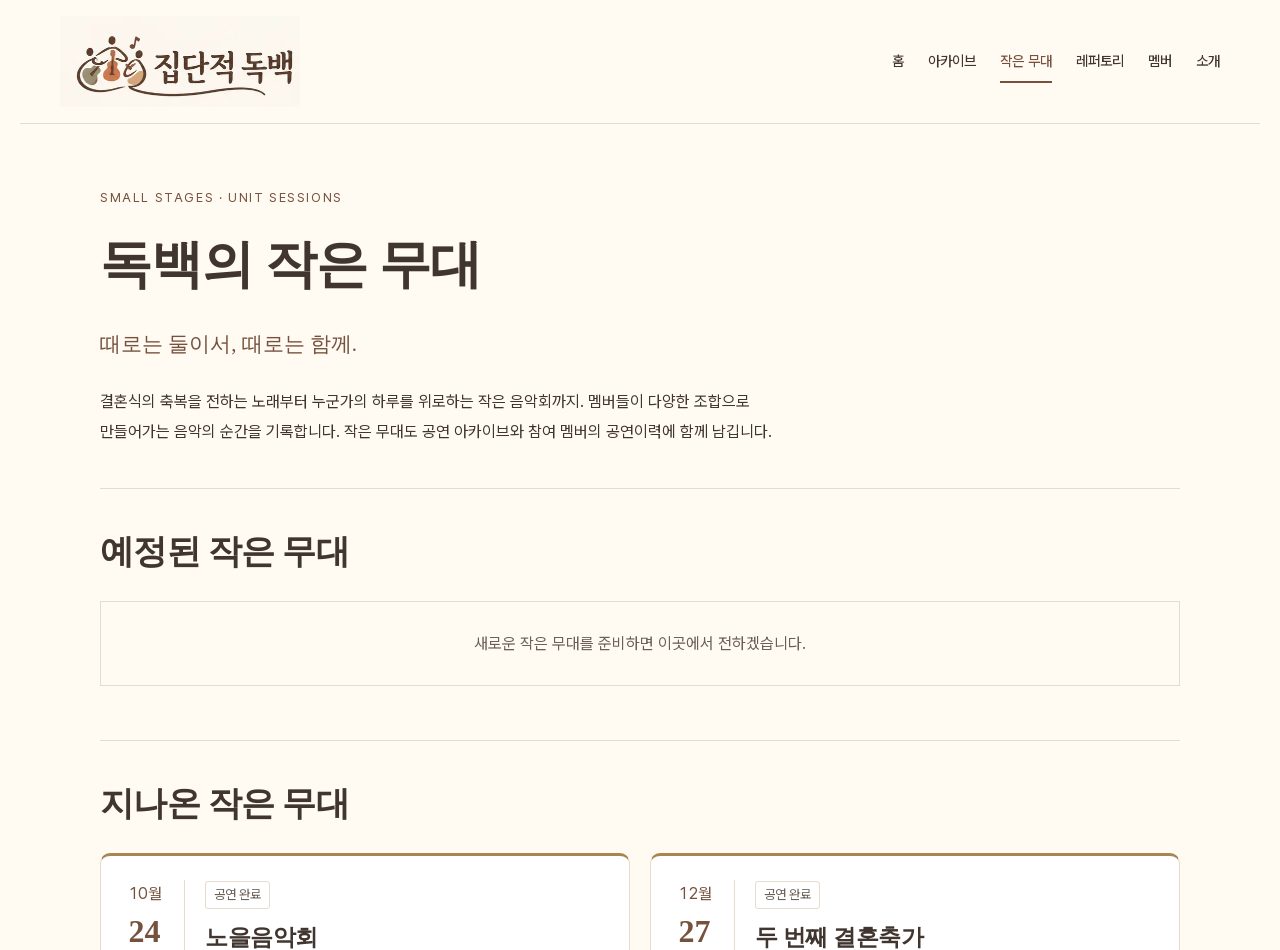
<file: unit.html>
<!doctype html>
<html lang="ko"><head><meta charset="utf-8"><meta name="viewport" content="width=device-width, initial-scale=1">
<meta name="description" content="때로는 둘이서, 때로는 함께. 집단적독백 멤버들이 다양한 조합으로 만들어가는 특별한 음악의 순간을 기록합니다.">
<meta property="og:type" content="website">
<meta property="og:title" content="독백의 작은 무대 · 집단적독백">
<meta property="og:description" content="때로는 둘이서, 때로는 함께. 집단적독백의 작은 무대와 음악의 순간을 기록합니다.">
<meta property="og:url" content="https://uincity.github.io/dokbaek/unit.html">
<meta property="og:image" content="https://uincity.github.io/dokbaek/image/dokbaek_logo_horizontal.png">
<meta property="og:image:alt" content="집단적독백 로고">
<meta name="twitter:card" content="summary">
<meta name="twitter:title" content="독백의 작은 무대 · 집단적독백">
<meta name="twitter:description" content="때로는 둘이서, 때로는 함께. 작은 무대의 음악 기록.">
<meta name="referrer" content="strict-origin-when-cross-origin">
<meta http-equiv="Content-Security-Policy" content="default-src 'self'; script-src 'self'; style-src 'self'; font-src 'self'; img-src 'self' data:; connect-src 'self'; frame-src https://www.youtube-nocookie.com; object-src 'none'; base-uri 'self'">
<title>독백의 작은 무대 · 집단적독백</title><link rel="stylesheet" href="assets/css/fonts.css"><link rel="stylesheet" href="assets/css/site.css?v=20261022-gallery-essay"><script type="module" src="assets/js/site.js?v=20261022-unit-history"></script></head>
<body data-page="unit"><a class="skip" href="#main">본문으로 건너뛰기</a>
<header class="site-header"><a class="brand" href="index.html"><img class="brand-logo" src="image/dokbaek_logo_horizontal.png" width="715" height="270" alt="집단적독백" srcset="image/optimized/c98e3ac357d472f0-160.webp 160w, image/optimized/c98e3ac357d472f0-480.webp 480w, image/optimized/c98e3ac357d472f0-715.webp 715w" sizes="(max-width:350px) 160px, (max-width:760px) 174px, (max-width:767px) 195px, 240px" decoding="async"></a>
<button class="menu-toggle" aria-expanded="false" aria-controls="main-nav">메뉴</button>
<nav id="main-nav" aria-label="주 메뉴"><a href="index.html">홈</a><a href="archive.html">아카이브</a><a href="unit.html">작은 무대</a><a href="repertoire.html">레퍼토리</a><a href="members.html">멤버</a><a href="about.html">소개</a></nav></header>
<main id="main" tabindex="-1"><p class="loading" role="status">기록을 불러오는 중입니다.</p></main>
<noscript><p>이 아카이브를 보려면 JavaScript를 켜 주세요.</p></noscript>
<footer class="site-footer"><div class="footer-brand"><img class="footer-logo" src="image/dokbaek_logo_vertical.png" width="530" height="575" alt="" loading="lazy" srcset="image/optimized/7d8ec83e1ad6ce6c-160.webp 160w, image/optimized/7d8ec83e1ad6ce6c-480.webp 480w, image/optimized/7d8ec83e1ad6ce6c-530.webp 530w" sizes="(max-width:767px) 72px, 88px" decoding="async"><p><strong>집단적독백</strong> <span>서로 다른 소리, 함께 쓰는 음악.</span></p></div><nav class="footer-nav" aria-label="푸터 메뉴"><a href="index.html">홈</a><a href="archive.html">아카이브</a><a href="unit.html">작은 무대</a><a href="repertoire.html">레퍼토리</a><a href="members.html">멤버</a><a href="about.html">소개</a></nav><div id="footer-links"></div><small>공연 자료와 멤버 제공 기록을 바탕으로 정리합니다.</small></footer>
<dialog id="media-dialog" aria-labelledby="media-title"><div class="dialog-toolbar"><h2 id="media-title">공연 인쇄물</h2><button id="close-dialog" autofocus>닫기 ×</button></div><div id="media-content"></div></dialog>
</body></html>
</file>
<file: assets/css/fonts.css>
/* Local full-coverage fonts. Sources and original licenses: ../fonts/README.md. */
@font-face {
  font-family: 'Gowun Batang';
  font-style: normal;
  font-weight: 400;
  font-display: swap;
  src: url('../fonts/gowun-batang/GowunBatang-Regular.woff2') format('woff2');
}
@font-face {
  font-family: 'Gowun Batang';
  font-style: normal;
  font-weight: 700;
  font-display: swap;
  src: url('../fonts/gowun-batang/GowunBatang-Bold.woff2') format('woff2');
}
@font-face {
  font-family: 'Pretendard Variable';
  font-style: normal;
  font-weight: 400 600;
  font-display: swap;
  src: url('../fonts/pretendard/PretendardVariable.woff2') format('woff2');
}
</file>
<file: assets/css/site.css>
:root {
  --paper:#FFFAF2;--card:#FFFFFF;--ink:#40362F;--walnut:#76513D;--brass:#A88652;
  --red:#B03E30;--muted:#6B6056;--line:#E6DBCF;--wood-light:#F4D78E;--grid:#C8372D30;
  --coral:#E77661;--butter:#F4D78E;--sage:#A5BBA5;--control-line:#8D7969;
  --serif:'Gowun Batang','Batang','바탕',Georgia,serif;
  --sans:'Pretendard Variable','Apple SD Gothic Neo','Malgun Gothic',sans-serif;--mono:var(--sans);--header-offset:100px;
}
/* Concert essays reuse the archive's paper, typography and program components. */
.concert-essay{max-width:1040px;margin:0 auto;padding-bottom:40px}
.essay-breadcrumb{display:flex;flex-wrap:wrap;gap:10px;align-items:center;padding-top:28px;font-size:.875rem;color:var(--walnut)}
.essay-breadcrumb a,.photo-essay-link{display:inline-flex;align-items:center;min-height:44px}
.photo-essay-link{margin-top:14px;color:var(--walnut);font-size:.9375rem}
.concert-essay .hero{padding-bottom:28px}.essay-venue{margin:12px 0 0}
.essay-story{max-width:740px}.essay-photo-count{color:var(--muted);font-size:.9375rem;margin:20px 0}
.essay-introduction,.essay-closing{max-width:740px;margin:40px auto;line-height:1.95;word-break:keep-all;overflow-wrap:anywhere}
.narrative-essay .essay-chapter{max-width:840px;margin:64px auto}
.essay-chapter .section-head{margin-bottom:16px}
.essay-chapter h2{font-size:clamp(1.4rem,3.5vw,1.9rem)}
.essay-chapter-text{max-width:680px;margin-bottom:24px;line-height:1.9;word-break:keep-all;overflow-wrap:anywhere}
.essay-closing{border-top:1px solid var(--line);padding-top:32px}
.essay-closing p:last-child{margin-bottom:0}
.essay-cover-photo,.essay-photo,.photo-viewer-frame{margin:0;min-width:0}
.photo-button{display:block;width:100%;padding:0;border:0;background:transparent;text-align:left;cursor:zoom-in}
.essay-photo-image{display:block;aspect-ratio:3/2;background:var(--paper)}
.essay-photo-image img{width:100%;height:100%;object-fit:contain}
.concert-essay figcaption,.photo-viewer figcaption{padding-top:12px;font-size:.9375rem;color:var(--muted);line-height:1.7;overflow-wrap:anywhere}
.essay-photo-grid{display:grid;grid-template-columns:repeat(auto-fit,minmax(min(100%,280px),1fr));gap:28px 24px;align-items:start}
.essay-photo.portrait-photo{max-width:100%}
.essay-program-fold>summary{padding:12px 0;min-height:44px;color:var(--walnut)}
.gallery-status{margin:20px 0 12px;color:var(--muted);font-size:.875rem}
.essay-gallery .button[hidden]{display:none}
body:has(#media-dialog[open]){overflow:hidden}
dialog.photo-dialog{width:1100px;max-width:95vw;max-height:94dvh}
.photo-viewer-frame .image-wrap{display:flex;justify-content:center;min-height:120px}
#media-content .photo-enlarged img{width:100%;height:min(62dvh,760px);object-fit:contain}
.photo-controls{display:flex;justify-content:space-between;align-items:center;gap:12px;margin-top:16px}
.photo-controls button{min-width:76px;min-height:44px;flex-shrink:0}.photo-position{font-variant-numeric:tabular-nums;text-align:center}
@media(min-width:768px){.essay-scenes .essay-photo-grid:has(>.essay-photo:nth-child(3)){grid-template-columns:1.2fr 1fr}.essay-scenes .essay-photo-grid:has(>.essay-photo:nth-child(3))>.essay-photo:first-child{grid-row:span 2}}
@media(max-width:599px){.essay-photo-grid{grid-template-columns:minmax(0,1fr);gap:24px}.essay-breadcrumb{padding-top:18px}.photo-controls{gap:8px}.photo-controls button{padding:8px}.photo-dialog .dialog-toolbar{gap:10px}}
*{box-sizing:border-box}html{scroll-behavior:smooth;scroll-padding-top:var(--header-offset)}
body{margin:0;background:var(--paper);color:var(--ink);font:400 16px/1.7 var(--sans)}
b,strong{font-weight:600}
a{color:inherit;text-decoration-thickness:1px;text-underline-offset:5px}button,input,select,textarea{font:inherit}
button,.button,#main-nav a,.member-card h3{font-weight:500}
button,a,input,select,summary{touch-action:manipulation}button{cursor:pointer}button:disabled{cursor:default}
a:focus-visible,button:focus-visible,input:focus-visible,select:focus-visible,summary:focus-visible,[tabindex]:focus-visible{outline:3px solid var(--walnut);outline-offset:4px}
img{display:block;max-width:100%;height:auto}h1,h2,h3,p{margin-top:0}
h1,h2{font-family:var(--serif);font-weight:700;line-height:1.4;letter-spacing:-.02em;word-break:keep-all;overflow-wrap:anywhere}
h1{font-size:clamp(2.1rem,4.1vw,3.65rem);margin-bottom:24px}h2{font-size:clamp(1.65rem,2.8vw,2.15rem)}
h3{font:600 1.15rem/1.55 var(--sans);letter-spacing:-.02em;word-break:keep-all;overflow-wrap:anywhere}
small,.muted{color:var(--muted)}small{font-size:.875rem}
.sr-only{position:absolute;width:1px;height:1px;padding:0;margin:-1px;overflow:hidden;clip-path:inset(50%);white-space:nowrap;border:0}
.skip{position:fixed;top:-100px;left:20px;z-index:40;background:var(--ink);color:white;padding:10px}.skip:focus{top:10px}
.site-header{position:sticky;top:0;z-index:10;max-width:1240px;margin:auto;padding:16px 40px;display:flex;justify-content:space-between;align-items:center;gap:24px;border-bottom:1px solid var(--line);background:var(--paper)}
.brand{display:flex;gap:12px;align-items:center;text-decoration:none;font-family:var(--serif);font-size:1.05rem;font-weight:700;white-space:nowrap}
.brand small{display:block;font:9px/1.5 var(--mono);letter-spacing:1.2px;margin-top:4px}
.brand-logo{width:240px;height:auto}
.brand-mark{border:1px solid var(--red);color:var(--red);font:1.65rem var(--serif);width:42px;height:42px;display:grid;place-items:center;background:linear-gradient(90deg,transparent 49%,var(--grid) 50%,transparent 51%),linear-gradient(transparent 49%,var(--grid) 50%,transparent 51%)}
#main-nav{display:flex;gap:24px;font-size:.9rem}#main-nav a{display:flex;align-items:center;text-decoration:none;min-height:44px;padding:8px 0}
#main-nav a[aria-current=page]{color:var(--walnut);box-shadow:inset 0 -2px var(--walnut)}
.menu-toggle{display:none;background:transparent;border:1px solid var(--line);padding:6px 14px;min-height:44px;min-width:44px;color:var(--ink)}
main{max-width:1160px;margin:auto;padding:0 40px 72px;min-height:55vh;min-width:0}.loading{padding:60px 0}
.eyebrow{font:.8rem/1.6 var(--mono);letter-spacing:1.6px;text-transform:uppercase;color:var(--walnut);margin-bottom:20px}
.hero{padding:64px 0 40px}.hero h1{white-space:pre-line}
.lede{max-width:660px;font:400 1.125rem/1.8 var(--serif);color:var(--muted);margin-bottom:0;word-break:keep-all;overflow-wrap:anywhere}
.hero .actions{margin-top:28px}.home-hero h1{max-width:850px}.accent{color:var(--walnut)}
.group-art{width:100%;aspect-ratio:3/1;margin-top:28px}.group-art img{width:100%;height:100%;object-fit:contain}.group-art .image-placeholder{aspect-ratio:3/1}
.hero-bottom{display:flex;justify-content:space-between;gap:20px;align-items:center;margin-top:16px}.hero-bottom small{font-size:.8rem}
.actions{display:flex;gap:12px;flex-wrap:wrap}
.button{display:inline-flex;justify-content:center;align-items:center;text-decoration:none;border:1px solid var(--walnut);border-radius:3px;background:transparent;padding:10px 18px;min-height:44px;color:var(--walnut);font-size:.95rem;line-height:1.5;word-break:keep-all}
.button.primary{background:var(--walnut);color:var(--card)}.button:hover{background:var(--wood-light)}.button.primary:hover{background:#5D3E2D}
.section{padding:38px 0;border-top:1px solid var(--line)}
.section-head{display:flex;justify-content:space-between;align-items:baseline;gap:16px;margin-bottom:26px;flex-wrap:wrap}.section-head h2{margin:0}
.section-head>a{font-size:.875rem;color:var(--walnut);min-height:44px;display:flex;align-items:center}
.stats{display:grid;grid-template-columns:repeat(3,minmax(0,1fr));border-top:1px solid var(--line);border-bottom:1px solid var(--line);margin:10px 0 40px}
.stat{padding:20px;border-right:1px solid var(--line)}.stat:last-child{border:0}
.stat b{display:block;font:600 2.15rem/1.3 var(--sans);color:var(--walnut);margin-bottom:5px;font-variant-numeric:lining-nums tabular-nums}
.stat span{font-size:.875rem;display:block}.stat small{display:block;font-size:.75rem;line-height:1.65;margin-top:4px}
.year-grid,.card-grid{display:grid;grid-template-columns:repeat(2,minmax(0,1fr));gap:24px}
.year-card{display:block;padding:28px 30px;background:var(--card);border:1px solid var(--line);border-top:2px solid var(--brass);border-radius:3px;text-decoration:none;position:relative}
.year-number{font:400 2.8rem/1.2 var(--sans);color:var(--walnut)}.year-card h3{margin:18px 0 8px;font-family:var(--serif);font-weight:700;font-size:1.5rem}
.year-card p{margin-bottom:0;font-size:.95rem;color:var(--muted)}.year-card .arrow{position:absolute;right:26px;top:30px;color:var(--walnut);font-size:1.4rem}.year-card:hover{border-color:var(--brass)}
.concert-preview{display:block;border-top:1px solid var(--brass);padding:22px 0;text-decoration:none}
.preview-date{font-size:.875rem;color:var(--walnut);font-variant-numeric:tabular-nums;margin-bottom:12px}
.concert-preview h3{font-size:1.2rem;font-weight:700;margin:10px 0;font-family:var(--serif)}.concert-preview p{margin-bottom:8px}.concert-preview small{font-size:.9rem}
.pill{display:inline-block;font-size:.8125rem;padding:2px 8px;border:1px solid var(--line);margin:0 5px 5px 0;line-height:1.65;border-radius:3px;color:var(--muted)}
.pill.red{border-color:var(--walnut);color:var(--walnut)}.pill.navy{border-color:transparent;background:#EAE2D6;color:#5D4E40}
.year-tabs{display:flex;gap:8px;overflow-x:auto;flex-wrap:nowrap;max-width:100%;padding:25px 3px 8px;margin:0 -3px}
.year-tabs a{flex:none;font:1rem/1.5 var(--mono);text-decoration:none;border:1px solid var(--line);border-radius:3px;min-height:44px;min-width:76px;display:grid;place-items:center;padding:8px 16px}
.year-tabs a[aria-current=page]{border-color:var(--red);color:var(--red);background:var(--card);box-shadow:inset 0 -2px var(--red)}
.album-cover{display:grid;grid-template-columns:minmax(0,1.45fr) minmax(0,1fr);column-gap:38px;align-items:center;padding:34px 0 0}
.album-cover .hero{padding:12px 0 24px;min-width:0}.album-cover h1{margin-bottom:22px}.album-cover .lede{max-width:590px}
.album-art{display:flex;flex-direction:column;justify-content:center;align-items:center;min-width:0;align-self:center}
.guitar-decoration{width:100%;max-width:320px;aspect-ratio:320/250;overflow:visible}
.album-phrase{font:.95rem/1.8 var(--serif);color:var(--walnut);margin:22px 0 0;text-align:center;word-break:keep-all}
.album-cover .stats{grid-column:1/-1;margin:12px 0 15px}.album-cover .stat{padding:16px 20px}.album-cover .stat b{font-size:1.85rem}
.concert-jumps{display:flex;flex-wrap:wrap;gap:8px;margin-top:24px}
.concert-jumps a{display:flex;align-items:center;min-height:44px;font-size:.875rem;padding:8px 12px;line-height:1.5;text-decoration:none;background:var(--card);border:1px solid var(--line);border-radius:3px;overflow-wrap:anywhere}.concert-jumps a:hover{border-color:var(--walnut)}
.historical-note{margin:12px 0 32px;color:var(--muted);font-size:.9rem}
.concert-timeline{list-style:none;padding:0;margin:0 0 20px;border-top:1px solid var(--line)}.concert-timeline li{border-bottom:1px solid var(--line)}
.concert-timeline{position:relative}
.concert-timeline::before{content:'';position:absolute;left:0;top:0;bottom:0;width:1px;background:var(--brass);transform-origin:top;pointer-events:none}
.cover-entering .hero h1,.cover-entering .hero .eyebrow{animation:cover-enter 700ms ease-out both}
.cover-entering .lede{animation:cover-enter 650ms 100ms ease-out both}
.cover-entering .album-art{animation:cover-enter 650ms 200ms ease-out both}
.strings-playing .guitar-string{animation:guitar-pluck 600ms 220ms ease-out both}
.strings-playing .guitar-string-2{animation-delay:280ms}.strings-playing .guitar-string-3{animation-delay:340ms}
.strings-playing .guitar-string-4{animation-delay:400ms}.strings-playing .guitar-string-5{animation-delay:460ms}.strings-playing .guitar-string-6{animation-delay:520ms}
.timeline-entering{animation:timeline-enter 500ms ease-out both}
.timeline-drawing::before{animation:timeline-line 650ms ease-out both}
@keyframes cover-enter{from{opacity:0;transform:translateY(10px)}to{opacity:1;transform:translateY(0)}}
@keyframes guitar-pluck{0%,100%{transform:translateY(0)}20%{transform:translateY(-1.5px)}40%{transform:translateY(1px)}60%{transform:translateY(-.6px)}80%{transform:translateY(.3px)}}
@keyframes timeline-enter{from{opacity:0;transform:translateY(12px)}to{opacity:1;transform:translateY(0)}}
@keyframes timeline-line{from{transform:scaleY(0)}to{transform:scaleY(1)}}
.timeline-link{display:grid;grid-template-columns:minmax(150px,1fr) minmax(0,2fr) auto 20px;align-items:center;gap:20px;padding:24px 12px;text-decoration:none}.timeline-link:hover{background:var(--card)}
.timeline-date{font-size:.95rem;font-variant-numeric:tabular-nums;color:var(--walnut)}.timeline-copy{display:flex;flex-direction:column;gap:5px;min-width:0}
.timeline-copy strong{font-weight:500;line-height:1.65;word-break:keep-all;overflow-wrap:anywhere}.timeline-copy small{font:.8125rem var(--mono);color:var(--walnut)}
.timeline-copy>span{font-size:.875rem;color:var(--muted)}.timeline-status{font-size:.8125rem;color:var(--muted)}.timeline-arrow{color:var(--walnut)}
details>summary{cursor:pointer;min-height:44px;display:flex;align-items:center;gap:12px;font-size:.95rem;color:var(--walnut);list-style:none;padding:10px 0}
details>summary::-webkit-details-marker{display:none}details>summary::after{content:'+';font:1.2rem var(--sans);margin-left:auto;flex:none}details[open]>summary::after{content:'−'}
.year-calendar{border-bottom:1px solid var(--line);padding:6px 0}
.calendar{display:grid;grid-template-columns:repeat(6,minmax(0,1fr));border-left:1px solid var(--line);border-top:1px solid var(--line);margin-top:12px}
.month{min-height:115px;padding:12px;border-right:1px solid var(--line);border-bottom:1px solid var(--line);min-width:0;background:var(--card)}
.month-number{font:1.2rem/1.5 var(--mono);color:var(--walnut);display:block;margin-bottom:10px}
.month a{display:block;font-size:.875rem;min-height:44px;margin-top:6px;overflow-wrap:anywhere;line-height:1.65}.month.empty{background:transparent;min-height:100px}.month.empty .month-number{color:var(--muted)}
.calendar-caption{font-size:.875rem;color:var(--muted);margin-top:14px}
.concert-section{border-top:1px solid var(--line);padding:38px 0 48px;scroll-margin-top:var(--header-offset)}
.concert-cover{display:grid;grid-template-columns:minmax(0,220px) minmax(0,1fr);gap:34px;padding:30px;background:var(--card);border:1px solid var(--line);border-radius:3px;align-items:center}
.concert-cover.without-poster{grid-template-columns:minmax(0,1fr);padding:32px}.concert-cover-copy,.concert-info{min-width:0}
.concert-heading{display:flex;gap:18px;align-items:flex-start}
.concert-number{flex:none;width:44px;height:58px;border:1px solid var(--red);display:flex;flex-direction:column;align-items:center;justify-content:center;color:var(--red);font:1.65rem/1.3 var(--serif)}
.concert-number small{font:10px/1.3 var(--mono);color:var(--red)}.concert-heading h2{margin:8px 0 15px;font-size:clamp(1.6rem,2.5vw,2rem)}
.concert-heading p{margin-bottom:4px;font-size:1rem;font-variant-numeric:tabular-nums}
.concert-story{font:400 1.125rem/1.8 var(--serif);color:var(--muted);margin:20px 0 0;word-break:keep-all;overflow-wrap:anywhere}
.cover-print-actions{display:flex;gap:10px;flex-wrap:wrap;margin-top:20px}
.print-button{background:transparent;border:1px solid var(--line);padding:8px;text-align:left;border-radius:3px;color:var(--ink);min-width:0}
.print-image{width:100%;aspect-ratio:2/3;background:var(--paper)}.print-image img{width:100%;height:100%;object-fit:contain}
.print-caption{display:flex;justify-content:space-between;font-size:.8125rem;margin-top:8px;gap:8px;line-height:1.6}
.cover-poster{align-self:start;border:0;padding:0}.cover-poster .print-image{aspect-ratio:2/3}.concert-media{display:none}
.print-grid{display:grid;grid-template-columns:repeat(2,minmax(0,1fr));gap:14px;padding:10px 0 16px}
.notice{border-left:2px solid var(--brass);padding:8px 16px;margin:22px 0;color:var(--muted);font-size:.9375rem}.notice p{margin:4px 0;line-height:1.8}
.concert-section>h3{margin-top:30px;font-family:var(--serif);font-weight:700;font-size:1.5rem}
.setlist{list-style:none;padding:0;margin:18px 0 24px;border-top:1px solid var(--line)}
.set-item{display:grid;grid-template-columns:36px minmax(0,1fr);gap:16px;padding:22px 0;border-bottom:1px solid var(--line);scroll-margin-top:var(--header-offset)}
.set-number{font:400 1.15rem/1.8 var(--sans);font-variant-numeric:tabular-nums;color:var(--walnut);padding-top:2px}.set-item h3{margin:0 0 10px;font-size:1.125rem;line-height:1.65}
.set-item h3 a{text-decoration:none}.set-item h3 a:hover{text-decoration:underline}.set-item p{font-size:1rem;margin:12px 0}.set-item.event{padding-left:12px;background:#EAE2D640}
.song-story{margin-top:10px;max-width:760px}.song-story>summary{font-size:.875rem;display:inline-flex;gap:22px}.song-story>summary::after{font-size:1rem}.song-story[open]{padding-bottom:8px}.song-story p{color:var(--muted)}
.source-note{font-size:.875rem!important;color:var(--muted);margin-top:14px;overflow-wrap:anywhere}
.credits{display:flex;gap:10px;flex-wrap:wrap;margin-top:8px}.credits>small{font-size:.875rem;line-height:1.8}
.credit{display:flex;gap:9px;align-items:center;font-size:.875rem;text-decoration:none;max-width:100%;min-height:48px;padding:2px 8px 2px 0}
.credit-text{display:flex;flex-direction:column;gap:1px;line-height:1.5;overflow-wrap:anywhere}.credit-text strong{font-size:.875rem;font-weight:500}.credit-text>span{font-size:.8125rem;color:var(--muted)}
.credit .credit-avatar{width:44px;height:44px;flex:none;border-radius:50%;background:#EBE2D5;overflow:hidden}.credit-avatar img{width:100%;height:100%;object-fit:contain}
.credit-avatar.face-crop img{position:absolute;width:150%;height:auto;max-width:none;left:50%;transform:translateX(-50%);top:-2px}
.credit-avatar[data-member-id=member-manager] img{width:132%;top:0}.credit-avatar[data-member-id=member-berry] img{width:155%;top:-3px}.credit-avatar[data-member-id=member-senyu] img{width:155%;top:0}
.image-wrap{display:block;position:relative}.image-placeholder{display:grid;place-items:center;width:100%;height:100%;background:#EAE2D6;color:var(--muted);text-align:center;font-size:.8125rem}
.moments{display:grid;grid-template-columns:repeat(2,minmax(0,1fr));gap:16px;margin:18px 0}.moment{padding:16px 0;font-size:1rem;color:var(--muted);border-top:1px solid var(--line)}
.media-note{font-size:.875rem;color:var(--muted);margin:24px 0 12px}.concert-evidence{padding:8px 0;border-top:1px solid var(--line);border-bottom:1px solid var(--line)}
.concert-evidence ul{padding-left:22px;font-size:.9375rem;color:var(--muted);line-height:1.85}
.concert-pagination{display:flex;justify-content:space-between;gap:16px;font-size:.9375rem;margin-top:22px;flex-wrap:wrap}.concert-pagination a{display:flex;align-items:center;min-height:44px;color:var(--walnut)}
.table-wrap{overflow-x:auto;max-width:100%;border:1px solid var(--line);margin:12px 0}
table{border-collapse:collapse;width:100%;min-width:620px;font-size:.875rem;text-align:left;background:var(--card)}th,td{padding:14px 16px;border-bottom:1px solid var(--line);line-height:1.65}
th{background:#ECE4D8;font-weight:500;white-space:nowrap}td:not(:first-child){text-align:center}th[scope=row]{white-space:normal;min-width:190px;max-width:300px;background:var(--card)}
td a{display:inline-block;min-height:44px;padding:8px 0}tr:last-child td,tr:last-child th{border:0}.table-legend{font-size:.875rem;color:var(--muted);margin-top:14px}
.repertoire-mobile,.repertoire-mobile[hidden]{display:none}.repertoire-comparison>summary{font-size:.95rem}
.filters{display:grid;grid-template-columns:2fr repeat(3,minmax(0,1fr));gap:15px;padding:24px 0;border-top:1px solid var(--line);border-bottom:1px solid var(--line)}
label{display:block;font-size:.875rem;color:var(--muted);min-width:0}
input,select,textarea{display:block;width:100%;border:1px solid var(--line);background:var(--card);color:var(--ink);padding:10px;margin-top:6px;border-radius:3px;min-height:44px;min-width:0;font-size:16px}
input:focus,select:focus{border-color:var(--walnut)}.filter-bottom{display:flex;align-items:center;justify-content:space-between;margin:20px 0;gap:15px}.filter-bottom p{margin:0;font-size:.9rem}
.text-button{border:0;border-bottom:1px solid var(--walnut);padding:4px 0;background:transparent;color:var(--walnut);font-size:.875rem;min-height:44px;flex:none}
.song-card{border-top:1px solid var(--line);padding:0}.song-card:last-child{border-bottom:1px solid var(--line)}
.song-card>summary{display:grid;grid-template-columns:minmax(0,1fr) auto auto;align-items:baseline;column-gap:16px;row-gap:3px;padding:22px 0}.song-card>summary>span:first-child{display:contents}
.song-card summary strong{grid-column:1;grid-row:1;min-width:0;font-size:1.1rem;display:block;color:var(--ink);word-break:keep-all;overflow-wrap:anywhere}.song-card summary small{grid-column:1;grid-row:2;font-size:.875rem;display:block;margin:0}
.song-card>summary::after{grid-column:3;grid-row:1;margin-left:0}.song-card .history-count{grid-column:2;grid-row:1;font-size:.8125rem;margin-left:0;white-space:nowrap}.song-body{padding:0 0 24px}.song-description{font-size:1rem;color:var(--muted)}
.history{border-left:2px solid var(--brass);padding:6px 0 6px 18px;margin:18px 0;font-size:1rem}.history p{margin:8px 0;font-size:.9375rem}.history>a{font-weight:500;display:inline-block;min-height:44px;line-height:1.8;padding-top:8px}
.rehearsal-video{max-width:760px;margin:20px 0 32px}.rehearsal-video .image-wrap{display:block}.rehearsal-video img{object-fit:contain}
.video-card{margin:16px 0;max-width:360px;width:100%}.video-thumbnail{display:block;overflow:hidden;border:1px solid var(--line);border-radius:3px;background:var(--card);text-decoration:none}.video-thumbnail img{width:100%;aspect-ratio:16/9;object-fit:cover}.video-caption{display:block;padding:9px 12px;font-size:.875rem;color:var(--walnut)}
.empty-state{padding:28px 16px;border:1px solid var(--line);color:var(--muted);text-align:center;font-size:1rem}
.member-grid{display:grid;grid-template-columns:repeat(4,minmax(0,1fr));gap:18px;margin:26px 0 38px}
.member-card{padding:22px 14px;border:1px solid var(--line);background:var(--card);border-radius:3px;text-decoration:none;text-align:center}
.member-card .image-wrap{width:100%;height:190px}.member-card img{width:100%;height:100%;object-fit:contain}.member-card h3{margin:20px 0 8px;font-size:1.05rem}
.member-card p{font-size:.8125rem;margin:4px 0;color:var(--muted);line-height:1.7}.member-card:hover,.member-card[aria-current=true]{border-color:var(--walnut);background:#F3ECE1}
.member-detail{padding:28px;background:var(--card);border:1px solid var(--line);border-radius:3px;scroll-margin-top:var(--header-offset)}.member-detail h2{font-size:1.7rem}
.prose{max-width:740px;font-size:1.0625rem;line-height:1.85;word-break:keep-all;overflow-wrap:anywhere}.prose h2{margin-top:38px}
.about-signature{font:1.8rem/1.7 var(--serif);color:var(--walnut);margin:30px 0}.channel-list{display:flex;gap:18px;flex-wrap:wrap}.channel-list a{min-height:44px;display:flex;align-items:center;color:var(--walnut)}
.about-moment{margin:0 0 32px;min-width:0}
.about-moment .image-wrap{display:block;border-radius:12px;overflow:hidden;background:var(--card)}
.about-moment img{display:block;width:100%;height:auto}
.about-moment figcaption{margin-top:10px;color:var(--muted);font-size:.875rem;line-height:1.7}
.about-moments{display:grid;grid-template-columns:minmax(0,1fr);gap:20px;margin:28px 0 36px}
.about-moments .about-moment{margin:0}
@media(min-width:768px){.about-moments{grid-template-columns:repeat(3,minmax(0,1fr));gap:24px}}
.site-footer{max-width:1160px;padding:30px 40px 35px;margin:auto;border-top:1px solid var(--line);font-size:.9375rem}.site-footer p{font-weight:500}.site-footer p span{font-weight:normal;color:var(--muted);margin-left:15px}
.site-footer #footer-links{display:flex;gap:22px;margin-bottom:12px}.site-footer #footer-links a{min-height:44px;display:flex;align-items:center}.site-footer small{font-size:.8125rem}
.footer-brand{display:flex;align-items:center;gap:16px;margin-bottom:20px}.footer-logo{width:88px;height:auto;flex-shrink:0}.footer-brand p{margin-bottom:0}
.site-footer #footer-links a{min-width:44px;justify-content:center}
.channel-icon{width:32px;height:32px;object-fit:contain}
@media(max-width:767px){.brand-logo{width:195px}.footer-brand{gap:12px}.footer-logo{width:72px}}
dialog{padding:20px;border:1px solid var(--brass);border-radius:4px;background:var(--card);max-width:min(900px,95vw);max-height:94vh;width:fit-content}dialog::backdrop{background:#302923D9}
.dialog-toolbar{display:flex;justify-content:space-between;align-items:center;gap:20px;padding-bottom:16px}.dialog-toolbar h2{font-size:1.1rem;margin:0}
.dialog-toolbar button{background:transparent;border:1px solid var(--walnut);border-radius:3px;color:var(--ink);padding:8px 12px;min-width:44px;min-height:44px;flex:none}
#media-content img{max-height:76vh;object-fit:contain;max-width:100%}iframe{border:0;max-width:100%;aspect-ratio:16/9;width:720px}.video-button{margin-top:12px}.error{padding:50px 0}
@media(min-width:1050px){
  .member-grid{grid-template-columns:repeat(7,minmax(0,1fr));gap:10px}.member-card{padding:18px 8px}.member-card .image-wrap{height:145px}.member-card h3{font-size:.95rem}.member-card p{font-size:.75rem}
}
@media(max-width:760px){
  :root{--header-offset:90px}.site-header{padding:12px 20px;gap:12px;flex-wrap:wrap}.brand{font-size:1rem}.brand-mark{width:38px;height:38px}.menu-toggle{display:block}
  #main-nav{display:none;width:100%;flex-direction:column;gap:0;border-top:1px solid var(--line);padding-top:8px}#main-nav.is-open{display:flex}#main-nav a{font-size:1rem;min-height:44px;padding:10px 8px}
  #main-nav a[aria-current=page]{box-shadow:none;background:#ECE4D8;border-radius:3px}
  main{padding:0 20px 48px}.hero{padding:38px 0 30px}h1{font-size:clamp(2.125rem,6vw,2.5rem);line-height:1.4}.lede{font-size:1.0625rem;line-height:1.8}
  .hero-bottom{align-items:flex-start;flex-direction:column}.group-art{margin-top:24px}.hero-bottom .actions{margin-top:5px}
  .stats{margin-bottom:28px}.stat{padding:16px 10px}.stat b{font-size:1.7rem}.stat span{font-size:.8125rem}.stat small{font-size:.75rem}
  .year-grid,.card-grid{gap:16px}.year-card{padding:24px 20px}.year-number{font-size:2.5rem}.year-card h3{font-size:1.3rem}.year-tabs{padding-top:18px}
  .album-cover{grid-template-columns:minmax(0,1fr);padding-top:12px;row-gap:0}.album-cover .hero{padding:18px 0 8px}.album-cover h1{margin-bottom:16px}
  .concert-jumps{margin-top:20px;gap:8px}.concert-jumps a{font-size:.875rem;padding:8px 10px}
  .album-art{flex-direction:row;gap:16px;justify-content:flex-start;padding:12px 0}.guitar-decoration{width:104px;flex:none}.album-phrase{font-size:.875rem;text-align:left;margin:0;max-width:200px}
  .album-cover .stats{grid-column:1;margin:4px 0 12px}.album-cover .stat{padding:12px 9px}.album-cover .stat b{font-size:1.5rem}.album-cover .stat small{font-size:.6875rem}
  .historical-note{font-size:.875rem;margin:8px 0 26px}.section{padding:28px 0}
  .concert-timeline::before{left:5px}
  .timeline-link{grid-template-columns:minmax(0,1fr) 18px;gap:8px;padding:20px 12px 20px 20px;border-left:1px solid transparent;position:relative;margin-left:5px}
  .timeline-link::before{content:'';position:absolute;width:7px;height:7px;border:1px solid var(--walnut);border-radius:50%;left:-4px;top:27px;background:var(--paper)}
  .timeline-date{grid-column:1;font-size:.875rem}.timeline-copy{grid-column:1}.timeline-status{grid-column:1;margin-top:4px}.timeline-arrow{grid-column:2;grid-row:1/4;align-self:center}
  .calendar{grid-template-columns:repeat(3,minmax(0,1fr))}.month{padding:10px;min-height:105px}.month a{font-size:.8125rem}
  .concert-section{padding:28px 0 34px}.concert-cover,.concert-cover.without-poster{grid-template-columns:minmax(0,1fr);padding:22px 18px;gap:0}
  .cover-poster,.cover-print-actions{display:none}.concert-heading{gap:12px}.concert-number{width:36px;height:52px;font-size:1.45rem}
  .concert-heading h2{font-size:1.75rem;line-height:1.4;margin:7px 0 12px}.concert-heading p{font-size:1rem}.concert-story{font-size:1.0625rem;margin-top:18px}
  .notice{padding:6px 12px;font-size:.9375rem;margin:18px 0}.concert-media{display:block;border-top:1px solid var(--line);border-bottom:1px solid var(--line);margin:18px 0}
  .print-caption{font-size:.8125rem;flex-wrap:wrap}.set-item{grid-template-columns:28px minmax(0,1fr);gap:12px;padding:20px 0}.set-item h3{font-size:1rem}.set-number{font-size:1rem}.set-item .pill{font-size:.75rem}
  .moments{grid-template-columns:1fr;gap:0}.repertoire-mobile{display:grid;grid-template-columns:minmax(0,1fr);gap:12px}
  .repertoire-mini{background:var(--card);padding:18px;border:1px solid var(--line);border-radius:3px;min-width:0}.repertoire-mini h3{font-size:1rem;margin:0 0 10px}
  .repertoire-mini h3 a{text-decoration:none;display:inline-block;min-height:44px;line-height:1.8;padding-top:6px}.repertoire-mini ul{list-style:none;padding:0;margin:0}.repertoire-mini li{border-top:1px solid var(--line)}
  .repertoire-mini li a{display:flex;flex-direction:column;gap:4px;padding:10px 0;text-decoration:none;min-height:44px;font-size:.9375rem;overflow-wrap:anywhere}.repertoire-mini small{font-size:.8125rem}
  .repertoire-comparison{margin-top:18px;border-bottom:1px solid var(--line)}
  .filters{grid-template-columns:repeat(2,minmax(0,1fr));gap:12px}.filters label:first-child{grid-column:1/-1}.filters input,.filters select{font-size:16px}
  .member-grid{grid-template-columns:repeat(3,minmax(0,1fr));gap:12px}.member-card{padding:18px 10px}.member-card .image-wrap{height:145px}.member-card h3{font-size:1rem}.member-card p{font-size:.8125rem}
  .member-detail{padding:22px 18px}.section-head{align-items:flex-start;margin-bottom:20px}.section-head>a{font-size:.875rem}.prose{font-size:1rem;line-height:1.8}
  .site-footer{padding:25px 20px}.site-footer p span{display:block;margin-left:0}dialog{padding:16px}
}
@media(max-width:430px){
  .brand small{font-size:8px}.year-grid,.card-grid{grid-template-columns:minmax(0,1fr)}.calendar{grid-template-columns:repeat(2,minmax(0,1fr))}.member-grid{grid-template-columns:repeat(2,minmax(0,1fr))}
  .hero-bottom .actions{width:100%}.hero-bottom .button{flex:1;padding:10px;font-size:.875rem}.filter-bottom{align-items:flex-start}.filter-bottom p{font-size:.875rem}
  .song-card>summary{column-gap:10px}.song-card summary strong{font-size:1rem}.song-card .history-count{font-size:.75rem}
}
.concert-section,.set-item,.member-detail{scroll-margin-top:var(--header-offset)}
.notice,.historical-note,.history p{font-size:1rem}
.album-cover .stat small{font-size:.75rem}
@media(prefers-reduced-motion:reduce){html{scroll-behavior:auto}*,*::before,*::after{animation:none!important;transition:none!important}
  .cover-entering .hero h1,.cover-entering .hero .eyebrow,.cover-entering .lede,.cover-entering .album-art,.timeline-entering{opacity:1;transform:none}
  .guitar-string,.concert-timeline::before{transform:none}
}

/* Friendly acoustic club: mobile defaults, wider layouts only when space permits. */
h1,h2{font-family:var(--serif);font-weight:700}
.album-cover h1,.concert-heading h2,.about-signature{font-family:var(--serif)}
.button{border-radius:24px;min-height:44px;display:inline-flex;align-items:center;justify-content:center;border-color:var(--control-line)}
.button.primary{background:var(--walnut);color:white;border-color:var(--walnut)}
.menu-toggle,input,select,textarea{border-color:var(--control-line)}
.year-tabs a{min-width:60px;min-height:44px;flex-shrink:0}
.year-tabs{overflow-x:auto;flex-wrap:nowrap;max-width:100%}
#upcoming,#past-shows{scroll-margin-top:var(--header-offset)}
.home-hero{position:relative;padding:28px 0 20px;min-width:0}
.home-hero .eyebrow{margin-bottom:12px;font-size:.75rem}
.home-hero h1{font-size:clamp(1.75rem,7vw,3.5rem);line-height:1.3;max-width:780px;margin-bottom:14px;white-space:normal}
.home-hero .lede{font:400 1rem/1.65 var(--serif);max-width:620px}
.home-hero .actions{display:flex;flex-wrap:wrap;gap:8px;margin-top:18px}
.home-hero .button{font-size:.9375rem;padding:10px 16px}
.home-hero .group-art{margin-top:20px;aspect-ratio:3/1}
.home-hero .group-art img{object-fit:contain}
.upcoming-section{padding:12px 0 28px}
.upcoming-section .section-head{margin-bottom:12px}
.upcoming-section .section-head h2{font-size:1.25rem}
.upcoming-feature{position:relative;background:var(--card);border:1px solid var(--line);border-top:4px solid var(--coral);padding:20px;border-radius:12px;min-width:0}
.upcoming-feature h3{font-size:clamp(1.35rem,5vw,2rem);line-height:1.4;margin:10px 0}
.upcoming-feature p{margin:6px 0;overflow-wrap:anywhere}
.upcoming-feature .show-date{font-size:1.125rem;font-weight:600;font-variant-numeric:tabular-nums}
.upcoming-feature .button{margin-top:12px}
.upcoming-feature .show-story{font-size:.9375rem;color:var(--muted);margin-top:16px;max-width:650px}
.upcoming-copy{min-width:0}
.upcoming-copy>.button{margin-right:8px}
.show-address{font-size:.9375rem;color:var(--muted);overflow-wrap:anywhere}
.upcoming-program{margin-top:16px;border-top:1px solid var(--line);padding-top:8px}
.upcoming-program summary{min-height:44px;padding:8px 0;cursor:pointer}
.upcoming-program ol{padding-left:24px;margin-bottom:0}
.upcoming-program li{padding:5px 0;overflow-wrap:anywhere}
.setlist{scroll-margin-top:var(--header-offset)}
.preview-main{display:block;text-decoration:none}
.preview-main:hover h3{text-decoration:underline}
.venue-link{display:inline-flex;align-items:center;gap:6px;min-height:44px;color:var(--walnut);overflow-wrap:anywhere}
.venue-map-logo{width:20px;height:20px;flex-shrink:0;object-fit:contain}
@media(max-width:767px){
  .upcoming-copy .show-venue{margin:0}
  .upcoming-copy .show-date{margin-bottom:0}
  .upcoming-copy .button{margin-top:8px}
}
.performance-inquiry{padding:24px 20px;margin:0 0 32px;border:1px solid var(--line);border-radius:12px;background:#F7EDD8;scroll-margin-top:var(--header-offset)}
.performance-inquiry .eyebrow{margin-bottom:10px}
.performance-inquiry h2{font-size:clamp(1.5rem,4vw,2rem);margin-bottom:16px}
.performance-inquiry>p{font-size:1rem;line-height:1.75}
.inquiry-manager{color:var(--muted)}
.inquiry-controls{display:grid;grid-template-columns:minmax(0,1fr);gap:12px}
.inquiry-controls .button{width:100%;min-height:44px}
.inquiry-controls input{font-size:16px;border-color:var(--control-line)}
.inquiry-status{margin:12px 0 0;min-height:1.75em;color:var(--ink)}
.footer-inquiry{display:flex;align-items:center;min-height:44px;width:fit-content;max-width:100%;overflow-wrap:anywhere;word-break:break-word;font-size:1rem;margin-bottom:8px;color:var(--walnut)}
@media(min-width:768px){
  .performance-inquiry{padding:32px}
  .inquiry-controls{grid-template-columns:minmax(0,1fr) auto;align-items:end;max-width:660px}
  .inquiry-send{grid-column:1/-1;justify-self:start;width:auto!important}
}
.upcoming-poster{display:block;width:150px;max-width:100%;margin-top:20px;padding:0;border:0;align-self:start}
.upcoming-poster .print-image{aspect-ratio:2/3;background:transparent}
@media(min-width:768px){
  .upcoming-feature.has-poster{display:grid;grid-template-columns:minmax(0,1fr) 200px;gap:28px;align-items:center}
  .upcoming-poster{width:100%;margin-top:0}
}
.upcoming-section .card-grid{margin-top:16px}
.schedule-pending{margin-top:14px;border-bottom:1px solid var(--line)}
.schedule-pending a{display:inline-block;min-height:44px;padding:8px 0}
.schedule-empty{padding:20px;background:var(--card);border:1px solid var(--line);border-radius:12px}
.music-highlights{display:grid;grid-template-columns:minmax(0,1fr);gap:12px}
.music-highlights article{padding:20px;border-radius:12px;background:#F7EDD8;border:1px solid var(--line)}
.music-highlights article:nth-child(2){background:#EAF0E7}
.music-highlights article:nth-child(3){background:#FCEAE4}
.music-highlights article:nth-child(4){background:var(--card)}
.music-highlights h3{font-size:1.0625rem;margin-bottom:8px}
.music-highlights p{margin:0;color:var(--muted);font-size:1rem}
.together-section{margin:20px 0;padding:24px;background:#EAF0E7;border-radius:12px}
.together-section p{max-width:640px}
.concert-preview,.year-card,.member-card,.concert-cover,.member-detail{border-radius:10px}
main,article,section,.card-grid>*{min-width:0;overflow-wrap:anywhere}
@media(max-width:760px){
  .site-header{padding:10px 20px}.brand-logo{width:174px;max-width:100%;height:auto}
  #main-nav a[aria-current=page]{background:#F7EDD8}
  .home-hero .lede{font-size:1rem}
}
@media(max-width:350px){
  main{padding-left:16px;padding-right:16px}.site-header{padding-left:16px;padding-right:16px;gap:8px}
  .brand-logo{width:160px}.upcoming-feature{padding:16px}.home-hero .button{padding:10px 12px}
}
@media(min-width:600px){.music-highlights{grid-template-columns:repeat(2,minmax(0,1fr))}}
@media(min-width:900px){
  .home-hero{padding:42px 0 28px}.home-hero h1{font-size:3.4rem}
  .upcoming-feature{padding:28px 32px}.upcoming-section .section-head h2{font-size:1.6rem}
  .music-highlights{grid-template-columns:repeat(4,minmax(0,1fr))}
}

/* Small stages share the archive paper, type and navigation. */
#main-nav a{white-space:nowrap}
.footer-nav{display:flex;flex-wrap:wrap;gap:4px 20px;margin:0 0 16px}
.footer-nav a{display:inline-flex;align-items:center;min-height:44px;font-size:.875rem}
.unit-hero{max-width:820px}
.unit-hero .lede{color:var(--walnut);font-size:1.3rem}
.unit-hero-copy{margin:24px 0 0;max-width:720px;line-height:1.9;word-break:keep-all;overflow-wrap:anywhere}
.unit-intro{font-family:var(--serif);color:var(--muted);margin-top:-8px;margin-bottom:24px}
.unit-grid{display:grid;grid-template-columns:minmax(0,1fr);gap:20px;align-items:start}
.unit-card{display:grid;grid-template-columns:minmax(0,1fr);gap:18px;padding:24px 20px;border:1px solid var(--line);border-top:3px solid var(--brass);border-radius:10px;background:var(--card);scroll-margin-top:var(--header-offset)}
.unit-date{display:flex;align-items:baseline;gap:10px;color:var(--walnut);font-variant-numeric:tabular-nums}
.unit-date strong{font:700 2rem/1.2 var(--serif)}
.unit-date small{font-size:.8125rem}
.unit-copy{min-width:0}.unit-copy h3{font:700 1.45rem/1.5 var(--serif);margin:6px 0 12px}
.unit-copy h3 a{text-decoration:none}.unit-copy h3 a:hover{text-decoration:underline}
.unit-venue{margin:0 0 12px;word-break:keep-all;overflow-wrap:anywhere}
.unit-description{color:var(--muted);font-size:.9375rem;margin-bottom:12px}
.unit-count{font-size:.8125rem;color:var(--muted);margin-bottom:2px}
.unit-members,.unit-performers{list-style:none;padding:0;margin:0;display:flex;flex-wrap:wrap;gap:0 14px}
.unit-members a,.unit-performers a{display:inline-flex;align-items:center;min-height:44px;font-size:.9375rem;text-decoration:none;color:var(--walnut)}
.unit-members a:hover,.unit-performers a:hover{text-decoration:underline}
.unit-song-preview{font-size:.875rem;color:var(--muted);margin:8px 0 0;line-height:1.9}
.unit-program{margin-top:18px;border-top:1px solid var(--line)}
.unit-program>summary{min-height:48px;font-size:.9375rem}
.unit-program>ol{list-style:none;counter-reset:unit-song;margin:0;padding:0}
.unit-program>ol>li{counter-increment:unit-song;padding:18px 0;border-top:1px solid var(--line)}
.unit-program h4{font-size:1rem;font-weight:600;line-height:1.7;margin:0 0 6px;overflow-wrap:anywhere}
.unit-program h4::before{content:counter(unit-song,decimal-leading-zero) '. ';color:var(--walnut)}
.unit-format{display:block;margin-bottom:8px}
.unit-performers{gap:8px;align-items:stretch}
.unit-performers>li{display:flex;flex-direction:column;padding:0 10px 8px;border:1px solid var(--line);border-radius:6px;max-width:100%;min-width:0}
.unit-performers span{font-size:.8125rem;color:var(--muted);overflow-wrap:anywhere}
.unit-media{grid-column:1/-1;min-width:0;margin-top:4px}
.unit-media-heading{font:500 .9375rem/1.7 var(--sans);margin:0 0 12px}
.unit-media-mixed>.unit-media+.unit-media{margin-top:24px}
.unit-media-mixed>.unit-poster{margin-inline:auto}
.unit-media-grid{display:grid;grid-template-columns:minmax(0,1fr);gap:12px;align-items:start}
.unit-media-button{display:block;width:100%;min-width:0;padding:0;border:1px solid var(--line);border-radius:8px;background:var(--paper);color:var(--walnut);text-align:left;cursor:zoom-in;overflow:hidden}
.unit-media-image{width:100%;overflow:hidden}
.unit-media-image img{width:100%;height:auto;object-fit:contain}
.unit-media-image .image-placeholder{min-height:100px}
.unit-media-caption{display:block;padding:8px 12px;font-size:.8125rem}
.unit-media video{display:block;width:100%}
.unit-poster{width:min(100%,320px);justify-self:center}
.unit-media-button:disabled{cursor:default}
@media(min-width:600px){.unit-media-grid{grid-template-columns:repeat(2,minmax(0,1fr))}.unit-poster .unit-media-grid{grid-template-columns:minmax(0,1fr)}}
@media(min-width:900px){
  .unit-card.unit-has-poster{grid-column:1/-1;grid-template-columns:64px minmax(0,1fr) minmax(200px,300px)}
  .unit-has-poster .unit-poster{grid-column:3;grid-row:1;margin:0;width:100%}
}
.unit-compact{padding:20px}.unit-compact .unit-copy h3{font-size:1.2rem}
.unit-compact .unit-song-preview{display:none}
@media(min-width:600px){
  .unit-card{grid-template-columns:64px minmax(0,1fr);gap:20px}
  .unit-date{flex-direction:column;align-items:center;gap:5px;border-right:1px solid var(--line);padding-right:16px;align-self:start}
}
@media(min-width:900px){.unit-grid{grid-template-columns:repeat(2,minmax(0,1fr))}}
@media(min-width:761px) and (max-width:1000px){
  .site-header{padding-left:24px;padding-right:24px;gap:16px}
  .site-header .brand-logo{width:195px}
  #main-nav{gap:16px}
}
</file>
